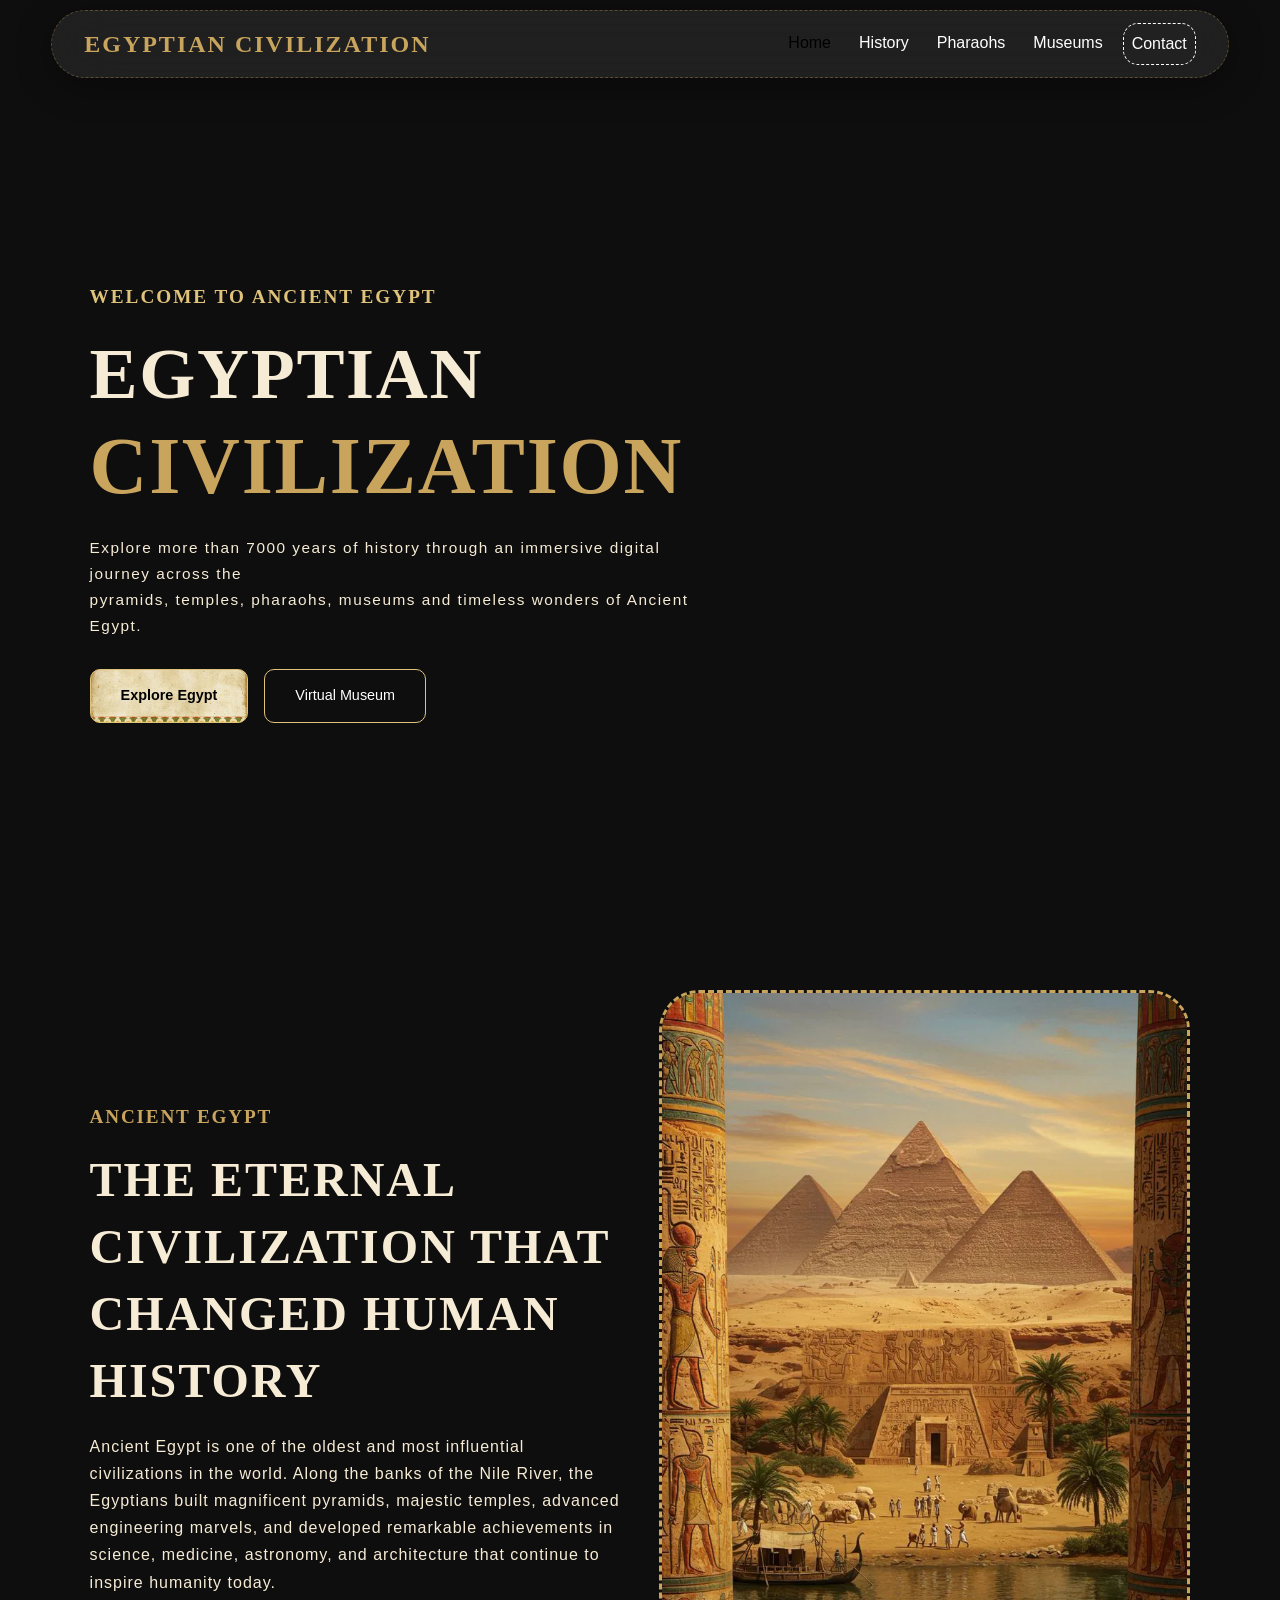
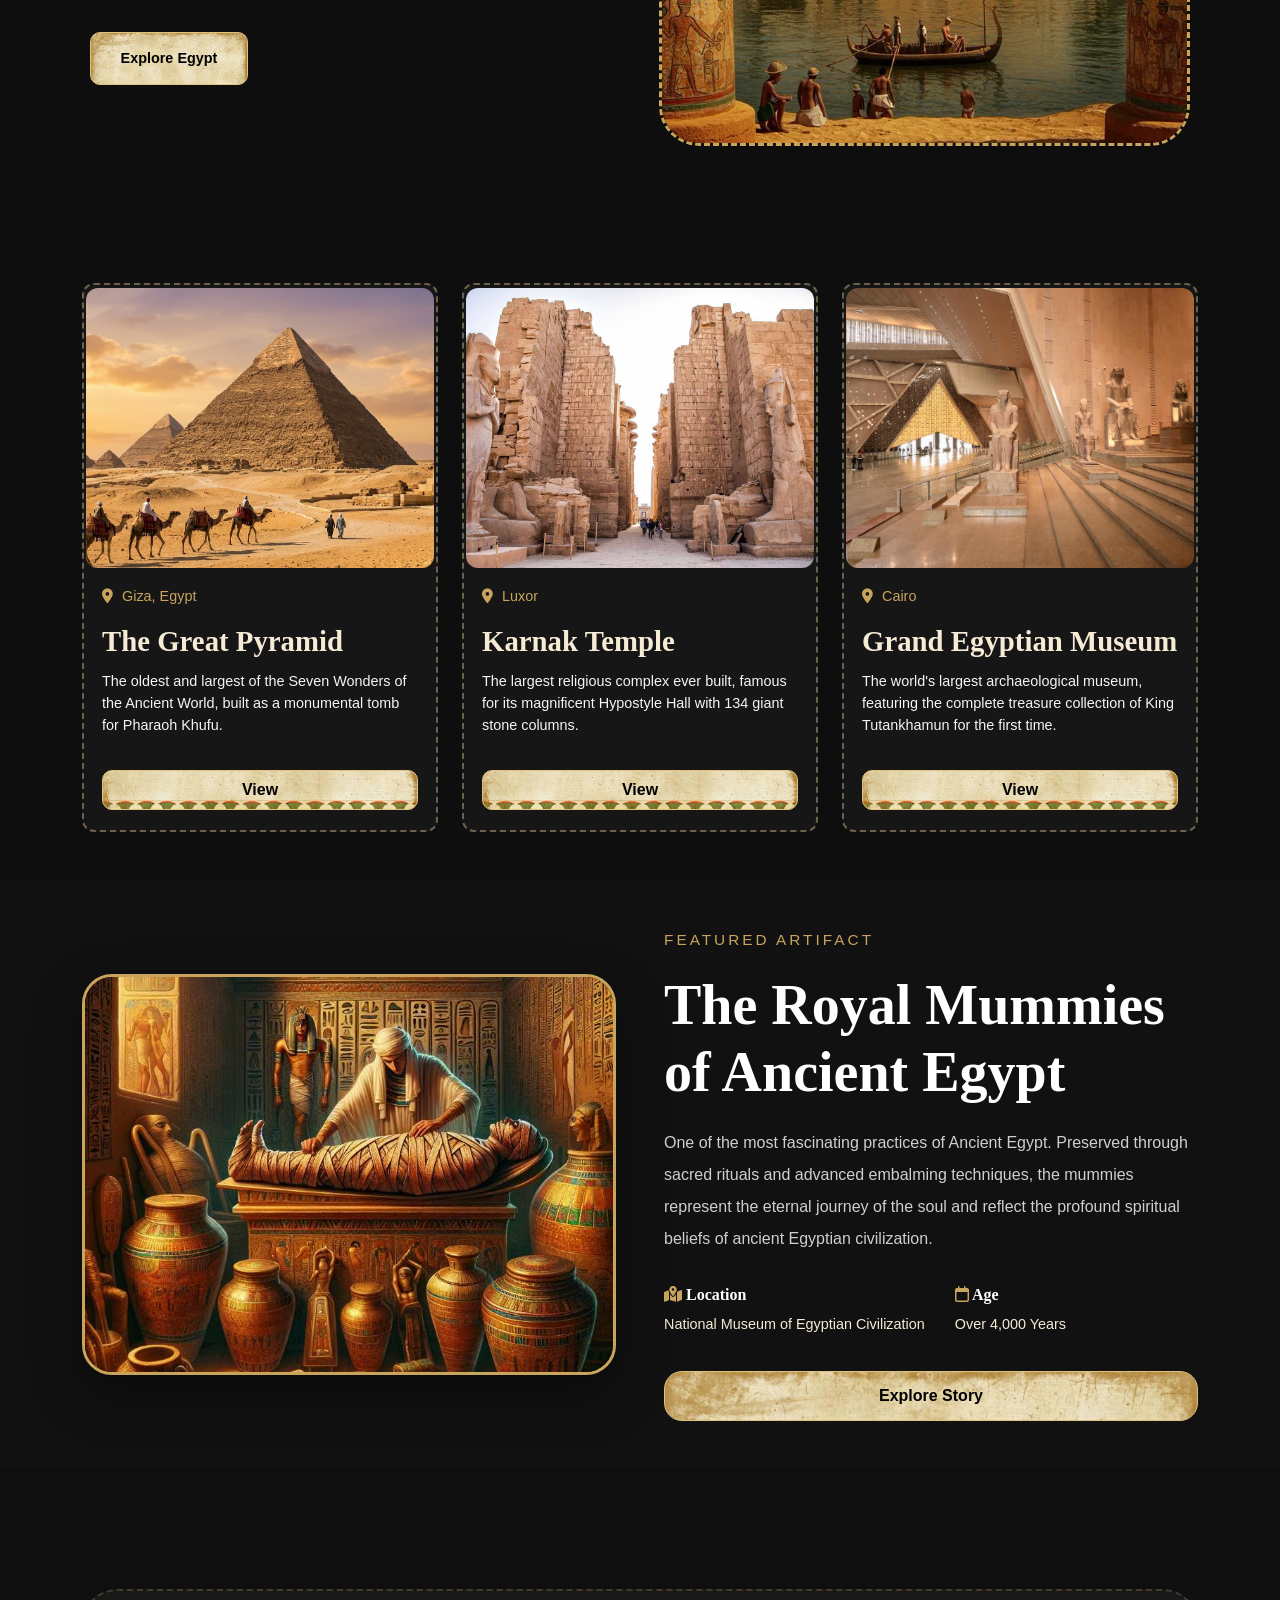
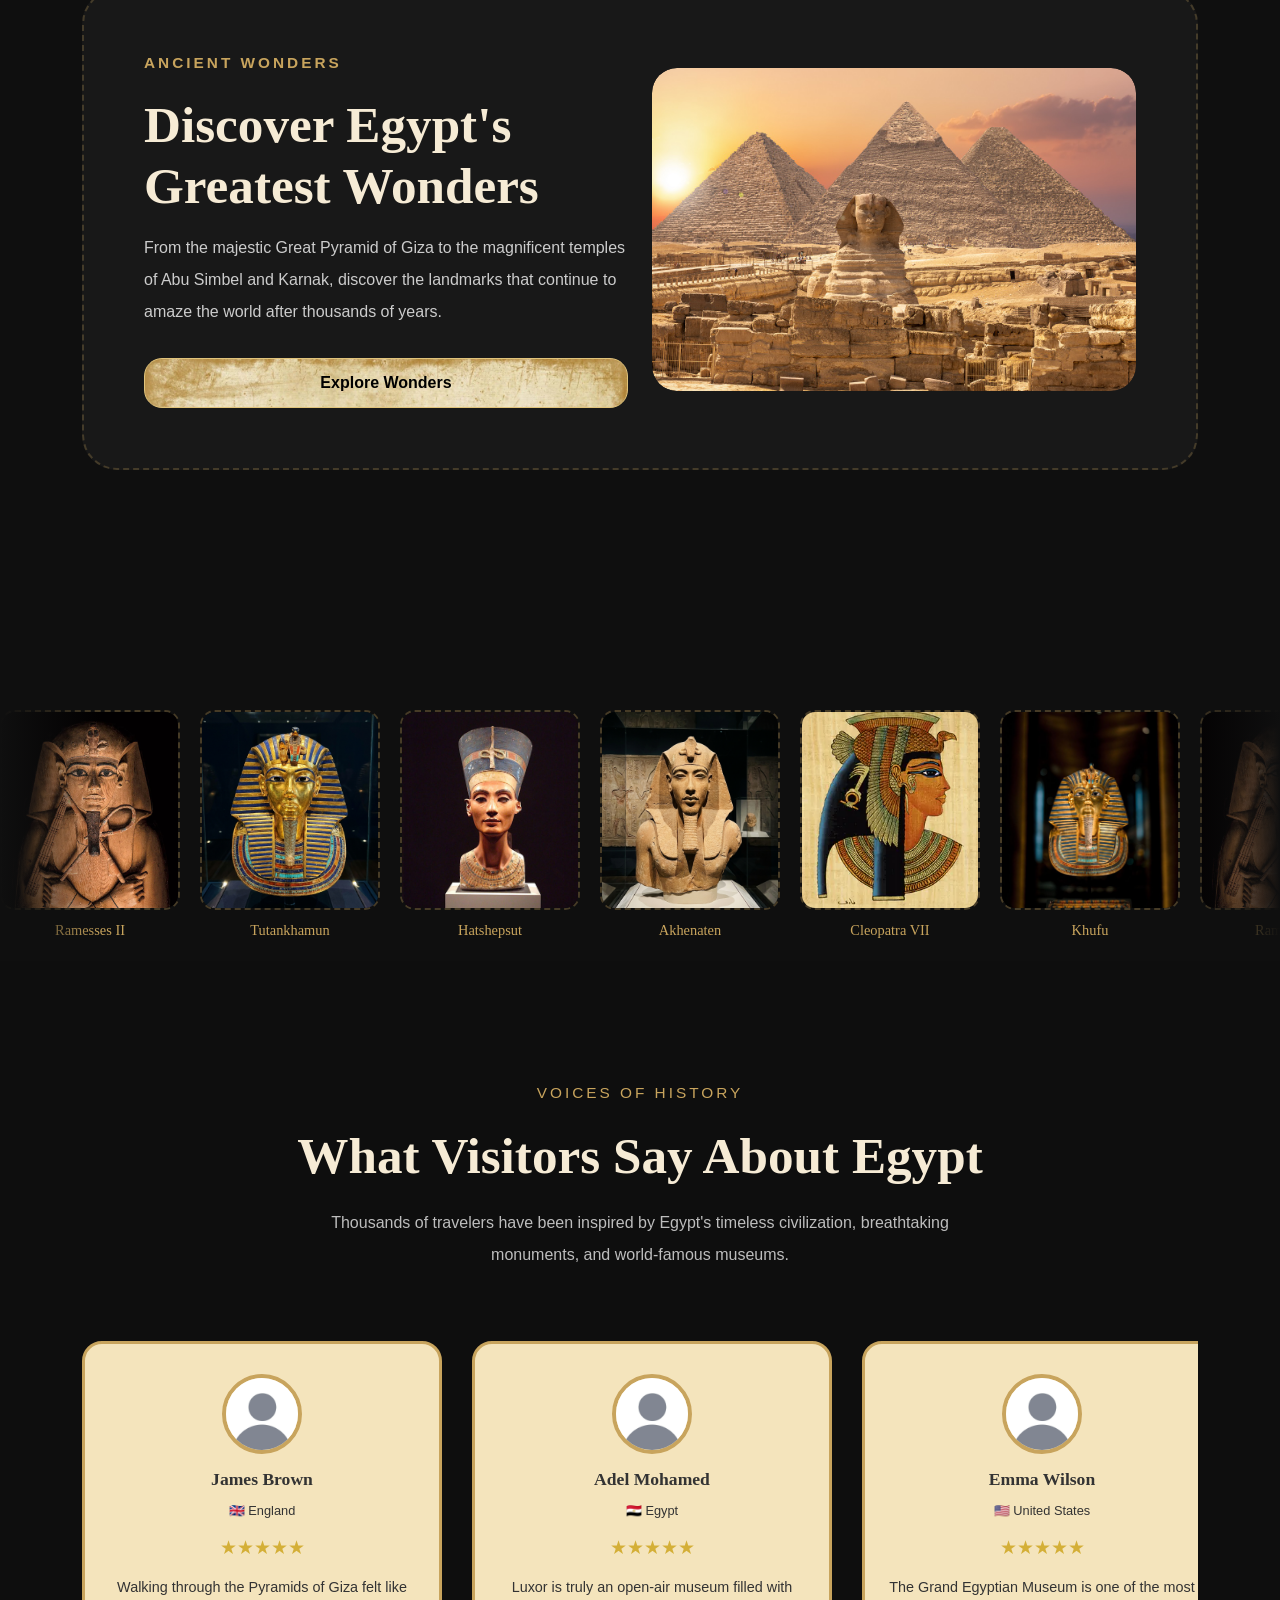
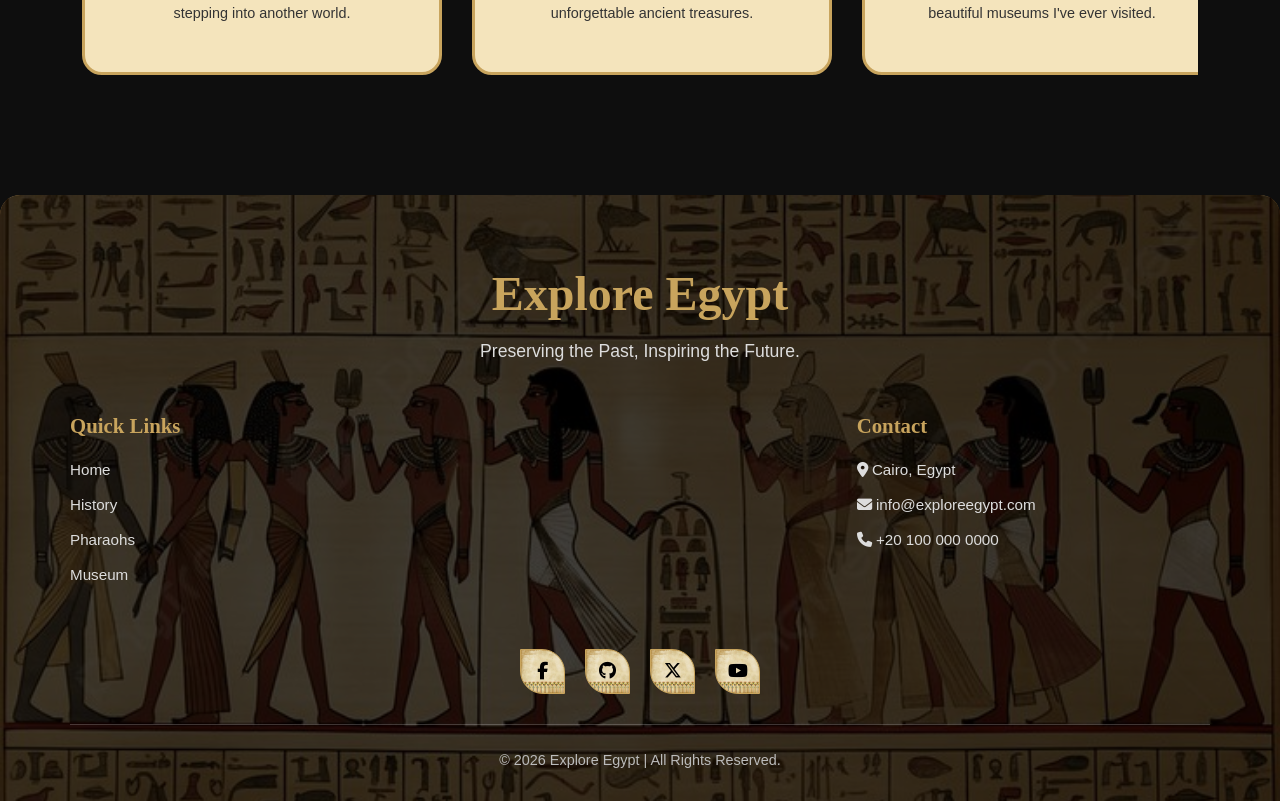
<file: index.html>
<!DOCTYPE html>
<html lang="en">

<head>
    <meta charset="UTF-8">
    <meta name="viewport" content="width=device-width, initial-scale=1.0">
    <title>Egyptian Civilization</title>
    <link rel="stylesheet" href="assets/Css/bootstrap.min.css">
    <link
    rel="stylesheet"
    href="https://cdnjs.cloudflare.com/ajax/libs/animate.css/4.1.1/animate.min.css"
    />
    <link rel="stylesheet" href="https://cdnjs.cloudflare.com/ajax/libs/font-awesome/6.5.1/css/all.min.css">
    <link rel="stylesheet" href="assets/Css/main.css">
    <link rel="stylesheet" href="assets/Css/style.css">
</head>

<body>

   
     
    <header>
        
        <nav class="navbar navbar-expand-lg glass-nav" >
            <div class="container">                           
                <a class="navbar-brand logo" href="index.html">EGYPTIAN CIVILIZATION</a>
                <button class="navbar-toggler" type="button" data-bs-toggle="collapse" data-bs-target="#navbar">
                    <i class="fa-solid fa-bars"></i>
                </button>
                <div class="collapse navbar-collapse justify-content-end" id="navbar">
                    <ul class="navbar-nav">
                        <li class="nav-item"><a href="index.html" class="nav-link active">Home</a></li>
                        <li class="nav-item"><a href="history.html" class="nav-link">History</a></li>
                        <li class="nav-item"><a href="Pharaohs.html" class="nav-link">Pharaohs</a></li>
                        
                        <li class="nav-item"><a href="museum.html" class="nav-link">Museums</a></li>
                        <li class="nav-item"><a href="contact.html" class="nav-link contact">Contact</a></li>
                    </ul>
                </div>
            </div>
        </nav>

        <div class="title wow animate__animated animate__fadeInLeft">
            <div class="kemet-card">
                <h5>WELCOME TO ANCIENT EGYPT</h5>
                <h1>
                    EGYPTIAN <br>
                    <span> CIVILIZATION</span>
                </h1>
                <p> Explore more than 7000 years of history through an immersive digital journey across the
                    pyramids, temples, pharaohs, museums and timeless wonders of Ancient Egypt.</p>

                <div class="btn-group">
                    <a href="history.html" class="btn1">Explore Egypt</a>
                    <a href="museum.html" class="btn2">Virtual Museum</a>
                </div>
            </div>
        </div>
    </header>

   

     
    <div class="Ancient-Egypt">
        <div class="Ancient-left wow animate__animated animate__fadeInLeft">
            <h6>ANCIENT EGYPT</h6>
            <h3>The Eternal Civilization That Changed Human History</h3>
            <P> Ancient Egypt is one of the oldest and most influential civilizations in the world.
                Along the banks of the Nile River, the Egyptians built magnificent pyramids,
                majestic temples, advanced engineering marvels, and developed remarkable
                achievements in science, medicine, astronomy, and architecture that continue to
                inspire humanity today.</p>
            <a href="history.html" class="btn3">Explore Egypt</a>
        </div>
        <div class="Ancient-right wow animate__animated animate__fadeInRight">
            <img src="assets/images/img2.webp" alt="Ancient Egypt">
        </div>
    </div>
 

     
    <div class="container my-5">
        <div class="row justify-content-center g-4">
            <div class="col-lg-4 col-md-6 col-sm-12 d-flex">
                <div class="card wow animate__animated animate__fadeInRight">
                    <img src="assets/images/img3.png" class="card-img-top" alt="Great Pyramid">
                    <div class="card-body">
                        <p><i class="fa-solid fa-location-dot"></i> Giza, Egypt</p>
                        <h3>The Great Pyramid</h3>
                        <p class="card-text">The oldest and largest of the Seven Wonders of the Ancient World, built as a monumental tomb for Pharaoh Khufu.</p>
                        <a href="https://youtu.be/flRHh5QOC3Y?si=mLYkbQN-mICa5k2S "   target="_blank" class="btn4">View</a>
                    </div>
                </div>
            </div>

            <div class="col-lg-4 col-md-6 col-sm-12 d-flex">
                <div class="card">
                    <img src="assets/images/img6.jpg" class="card-img-top" alt="Karnak Temple">
                    <div class="card-body">
                        <p><i class="fa-solid fa-location-dot"></i> Luxor</p>
                        <h3>Karnak Temple</h3>
                        <p class="card-text">The largest religious complex ever built, famous for its magnificent Hypostyle Hall with 134 giant stone columns.</p>
                        <a href="https://youtu.be/bGR6b8NZ8-0?si=7AoMFwK4DJhmI8Za"   target="_blank"  class="btn4">View</a>
                    </div>
                </div>
            </div>

            <div class="col-lg-4 col-md-6 col-sm-12 d-flex">
                <div class="card wow animate__animated animate__fadeInLeft">
                    <img src="assets/images/img5.jpeg" class="card-img-top" alt="Grand Egyptian Museum">
                    <div class="card-body">
                        <p><i class="fa-solid fa-location-dot"></i> Cairo</p>
                        <h3>Grand Egyptian Museum</h3>
                        <p class="card-text">The world's largest archaeological museum, featuring the complete treasure collection of King Tutankhamun for the first time.</p>
                        <a href="https://youtu.be/hB9XVJ4lzjI?si=dlGiBrTRDjzeTAYK"  target="_blank"    class="btn4">View</a>
                    </div>
                </div>
            </div>
        </div>
    </div>
    

    <section class="featured-artifact py-5">
        <div class="container">
            <div class="row align-items-center g-5">
                <div class="col-lg-6 wow animate__animated animate__fadeInLeft">
                    <div class="artifact-image-box">
                        <img src="assets/images/img7.jpg" alt="Royal Mummy">
                    </div>
                </div>
                <div class="col-lg-6 wow animate__animated animate__fadeInRightBig">
                    <span class="section-tag">Featured Artifact</span>
                    <h2 class="artifact-title">The Royal Mummies of <span>Ancient Egypt</span></h2>
                    <p class="artifact-text">One of the most fascinating practices of Ancient Egypt. Preserved through
                        sacred rituals and advanced embalming techniques, the mummies represent the eternal journey of
                        the soul and reflect the profound spiritual beliefs of ancient Egyptian civilization.</p>
                    <div class="artifact-info">
                        <div>
                            <h5><i class="fa-solid fa-map-location-dot"></i> Location</h5>
                            <span>National Museum of Egyptian Civilization</span>
                        </div>
                        <div>
                            <h5><i class="fa-regular fa-calendar"></i> Age</h5>
                            <span>Over 4,000 Years</span>
                        </div>
                    </div>
                    <a href="pharaohs.html" class="papyrus-btn">Explore Story</a>
                </div>
            </div>
        </div>
    </section>

    
    <section class="wonders-preview">
        <div class="container wow animate__animated animate__fadeInUp">
            <div class="wonders-box">
                <div class="row align-items-center g-4">
                    <div class="col-lg-6">
                        <div class="wonders-content">
                            <span class="section-subtitle">Ancient Wonders</span>
                            <h2>Discover Egypt's Greatest Wonders</h2>
                            <p>From the majestic Great Pyramid of Giza to the magnificent temples of Abu Simbel and
                                Karnak, discover the landmarks that continue to amaze the world after thousands of
                                years.</p>
                            <a href="history.html" class="papyrus-btn">Explore Wonders</a>
                        </div>
                    </div>
                    <div class="col-lg-6">
                        <div class="wonders-image">
                            <img src="assets/images/img8.jpg" alt="Ancient Wonders">
                        </div>
                    </div>
                </div>
            </div>
        </div>
    </section>



     
     

    <section class="slider-section">
                    <div class="container-fluid px-0">
                        <div class="pharaoh-slider-container">
                            <div class="slider-track" id="sliderTrack">
                                <div class="slider-item">
                                    <img src="assets/images/Ramesses II.jpg" alt="Ramesses II" />
                                    <span>Ramesses II</span>
                                </div>
                                <div class="slider-item">
                                    <img src="assets/images/Tutankhamun_202607221629 (1).jpeg" alt="Tutankhamun" />
                                    <span>Tutankhamun</span>
                                </div>
                                <div class="slider-item">
                                    <img src="assets/images/Hatshepsut.jpg" alt="Hatshepsut" />
                                    <span>Hatshepsut</span>
                                </div>
                                <div class="slider-item">
                                    <img src="assets/images/Akhenaten_202607221637.jpeg" alt="Akhenaten" />
                                    <span>Akhenaten</span>
                                </div>
                                <div class="slider-item">
                                    <img src="assets/images/Cleopatra.webp" alt="Cleopatra VII" />
                                    <span>Cleopatra VII</span>
                                </div>
                                <div class="slider-item">
                                    <img src="assets/images/97279946259b2dc4aeea82c316b13fcc.jpg" alt="Khufu" />
                                    <span>Khufu</span>
                                </div>

                                <div class="slider-item">
                                    <img src="assets/images/Ramesses II.jpg" alt="Ramesses II" />
                                    <span>Ramesses II</span>
                                </div>
                                <div class="slider-item">
                                    <img src="assets/images/Tutankhamun_202607221629 (1).jpeg" alt="Tutankhamun" />
                                    <span>Tutankhamun</span>
                                </div>
                                <div class="slider-item">
                                    <img src="assets/images/Hatshepsut.jpg" alt="Hatshepsut" />
                                    <span>Hatshepsut</span>
                                </div>
                                <div class="slider-item">
                                    <img src="assets/images/Akhenaten_202607221637.jpeg" alt="Akhenaten" />
                                    <span>Akhenaten</span>
                                </div>
                                <div class="slider-item">
                                    <img src="assets/images/Cleopatra.webp" alt="Cleopatra VII" />
                                    <span>Cleopatra VII</span>
                                </div>
                                <div class="slider-item">
                                    <img src="assets/images/97279946259b2dc4aeea82c316b13fcc.jpg" alt="Khufu" />
                                    <span>Khufu</span>
                                </div>
                            </div>
                        </div>
                    </div>
                </section>



    <section class="testimonials">
        <div class="container">
            <div class="section-title">
                <span>Voices Of History</span>
                <h2>What Visitors Say About Egypt</h2>
                <p>Thousands of travelers have been inspired by Egypt's timeless civilization, breathtaking monuments,
                    and world-famous museums.</p>
            </div>
            <div class="testimonial-slider">
                <div class="testimonial-track">
                    <div class="testimonial-card">
                        <img src="assets/images/img15.webp" alt="Visitor">
                        <h4>James Brown</h4>
                        <small>🇬🇧 England</small>
                        <div class="stars">★★★★★</div>
                        <p>Walking through the Pyramids of Giza felt like stepping into another world.</p>
                    </div>

                    <div class="testimonial-card">
                        <img src="assets/images/img15.webp" alt="Visitor">
                        <h4>Adel Mohamed</h4>
                        <small>🇪🇬 Egypt</small>
                        <div class="stars">★★★★★</div>
                        <p>Luxor is truly an open-air museum filled with unforgettable ancient treasures.</p>
                    </div>
                    <div class="testimonial-card">
                        <img src="assets/images/img15.webp" alt="Visitor">
                        <h4>Emma Wilson</h4>
                        <small>🇺🇸 United States</small>
                        <div class="stars">★★★★★</div>
                        <p>The Grand Egyptian Museum is one of the most beautiful museums I've ever visited.</p>
                    </div>
                    <div class="testimonial-card">
                        <img src="assets/images/img15.webp" alt="Visitor">
                        <h4>Omar Hassan</h4>
                        <small>🇪🇬 Egypt</small>
                        <div class="stars">★★★★★</div>
                        <p>Luxor is truly an open-air museum filled with unforgettable ancient treasures.</p>
                    </div>
                    <div class="testimonial-card">
                        <img src="assets/images/img15.webp" alt="Visitor">
                        <h4>malak Khaled</h4>
                        <small>🇪🇬 Egypt</small>
                        <div class="stars">★★★★★</div>
                        <p>Luxor is truly an open-air museum filled with unforgettable ancient treasures.</p>
                    </div>
                     
                </div>
            </div>
        </div>
    </section>



<button id="scrollToTopBtn" class="scroll-top-btn" title="TO Top">
    <i class="fa-solid fa-arrow-up"></i>
</button>




    <footer class="footer">
        <div class="footer-overlay"></div>
        <div class="container">
            <div class="footer-top">
                <h2>Explore Egypt</h2>
                <p>Preserving the Past, Inspiring the Future.</p>
            </div>
            <div class="footer-content">
                <div class="footer-box">
                    <h3>Quick Links</h3>
                    <a href="index.html">Home</a>
                    <a href="history.html">History</a>
                    <a href="pharaohs.html">Pharaohs</a>
                    <a href="museum.html">Museum</a>
                </div>
                <div class="footer-box">
                </div>
                
                <div class="footer-box">
                    <h3>Contact</h3>
                    <p><i class="fa-solid fa-location-dot"></i> Cairo, Egypt</p>
                    <p><i class="fa-solid fa-envelope"></i> info@exploreegypt.com</p>
                    <p><i class="fa-solid fa-phone"></i> +20 100 000 0000</p>
                </div>
            </div>
            <div class="footer-social">
                <a href="#"><i class="fa-brands fa-facebook-f"></i></a>
                <a href="#"><i class="fa-brands fa-github"></i></a>
                <a href="#"><i class="fa-brands fa-x-twitter"></i></a>
                <a href="#"><i class="fa-brands fa-youtube"></i></a>
            </div>
            <div class="footer-bottom">© 2026 Explore Egypt | All Rights Reserved.</div>
        </div>
    </footer>

    <script src="assets/js/bootstrap.min.js"></script>
    <script src="assets/js/main.js"></script>
    <script src="assets/js/wow.min.js"></script>

     <script>
              new WOW().init();
     </script>
</body>

</html>
</file>
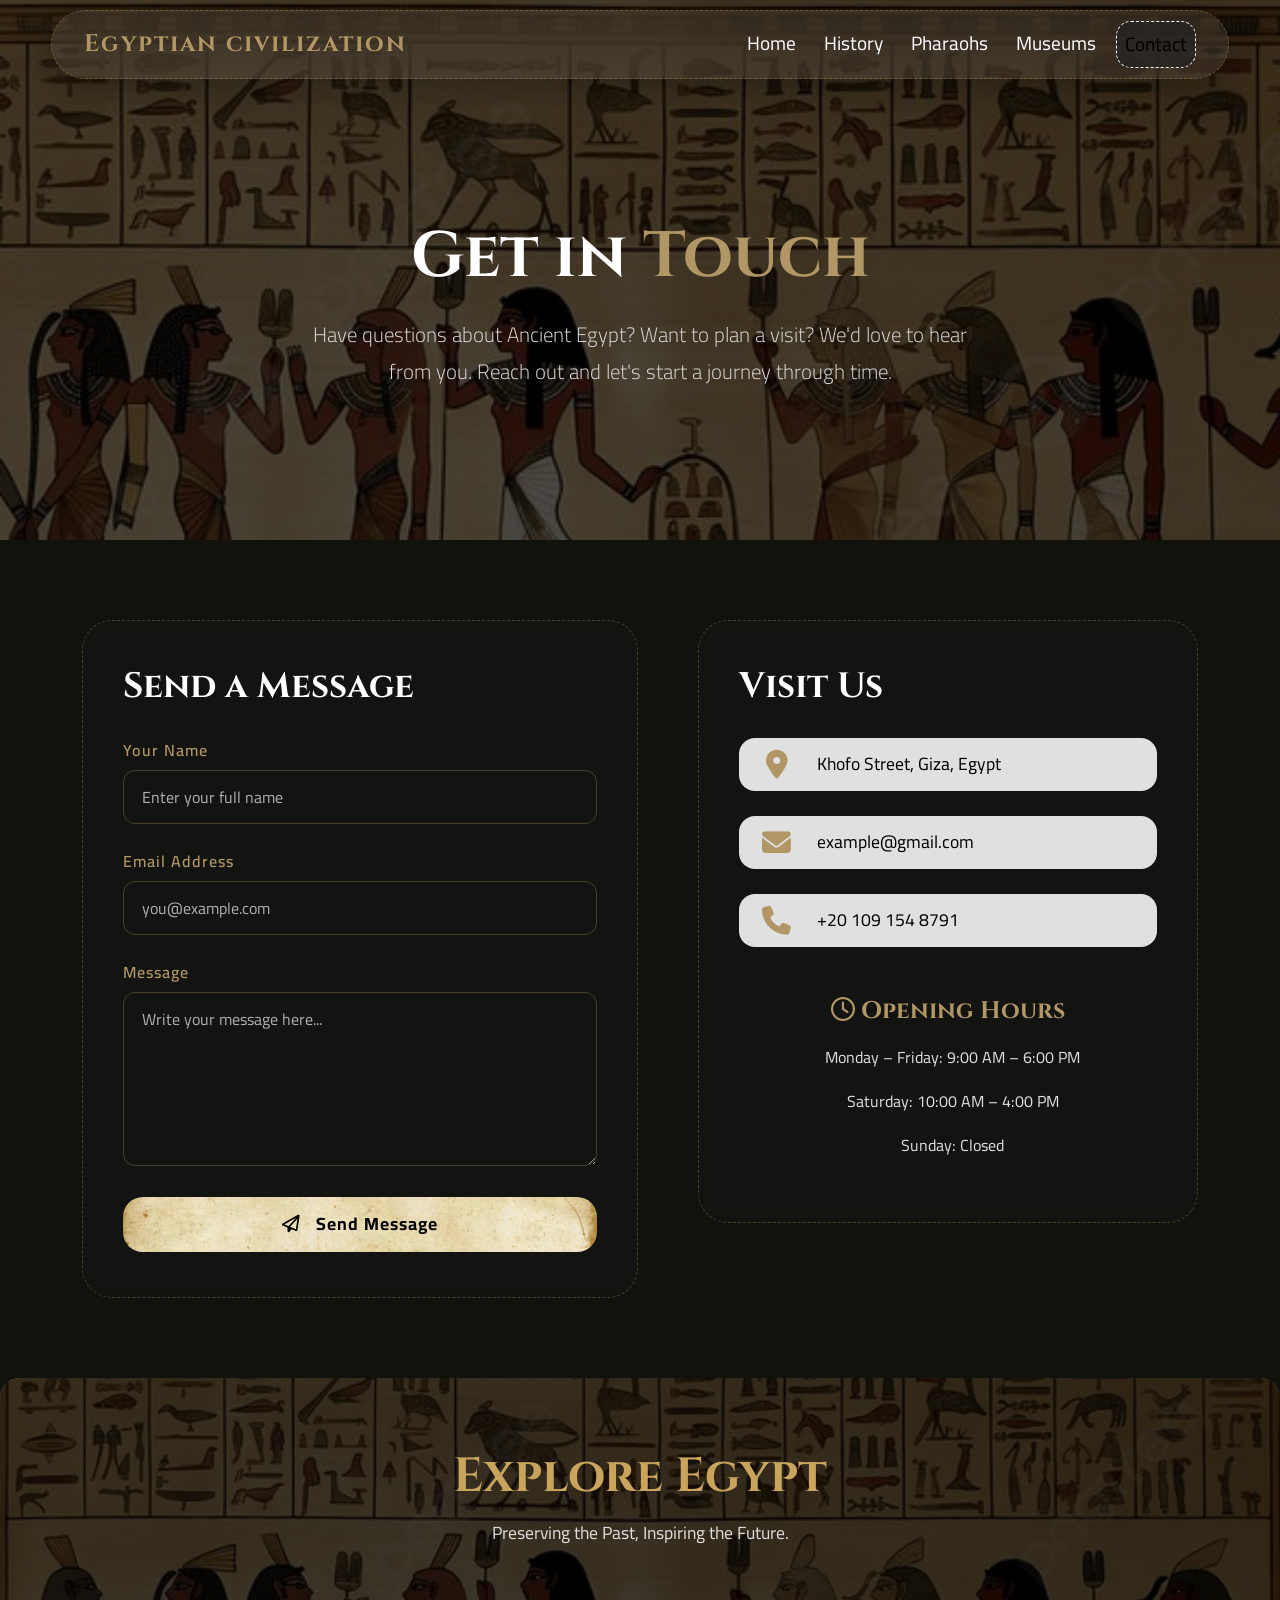
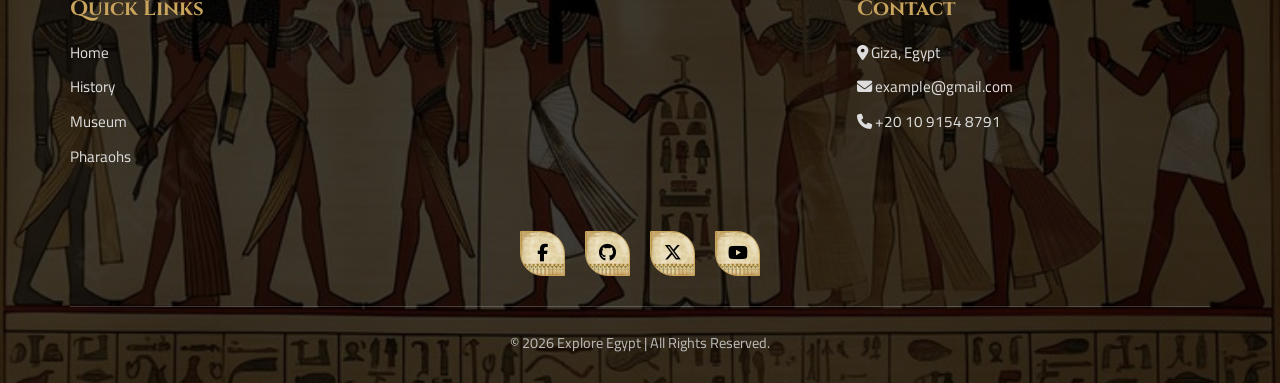
<file: contact.html>
<!DOCTYPE html>
<html lang="en">
<head>
    <meta charset="UTF-8" />
    <meta name="viewport" content="width=device-width, initial-scale=1.0" />
    <title>Contact - Legacy of Kemet</title>

    <link rel="preconnect" href="https://fonts.googleapis.com" />
    <link rel="preconnect" href="https://fonts.gstatic.com" crossorigin />
    <link
        href="https://fonts.googleapis.com/css2?family=Cairo:wght@200;300;400;500;600;700;800&family=Cinzel:wght@400;500;600;700;800;900&display=swap"
        rel="stylesheet"
    />

    <link
        href="https://cdn.jsdelivr.net/npm/bootstrap@5.3.7/dist/css/bootstrap.min.css"
        rel="stylesheet"
    />

    <link
        rel="stylesheet"
        href="https://cdnjs.cloudflare.com/ajax/libs/animate.css/4.1.1/animate.min.css"
    />

    <link
        rel="stylesheet"
        href="https://cdnjs.cloudflare.com/ajax/libs/font-awesome/6.7.2/css/all.min.css"
    />

         <link
    rel="stylesheet"
    href="https://cdnjs.cloudflare.com/ajax/libs/animate.css/4.1.1/animate.min.css"
  />

  <link rel="stylesheet" href="assets/Css/contact.css" />
  <link rel="stylesheet" href="assets/Css/main.css">
</head>
<body>

    <nav class="navbar navbar-expand-lg glass-nav">
        <div class="container">
            <a class="navbar-brand logo" href="index.html">Egyptian civilization</a>
            <button class="navbar-toggler" type="button" data-bs-toggle="collapse" data-bs-target="#navbar">
                <i class="fa-solid fa-bars"></i>
            </button>
            <div class="collapse navbar-collapse justify-content-end" id="navbar">
                <ul class="navbar-nav">
                    <li class="nav-item"><a href="index.html" class="nav-link">Home</a></li>
                    <li class="nav-item"><a href="history.html" class="nav-link">History</a></li>
                    <li class="nav-item"><a href="Pharaohs.html" class="nav-link">Pharaohs</a></li>
                    <li class="nav-item"><a href="museum.html" class="nav-link">Museums</a></li>
                    <li class="nav-item"><a href="contact.html" class="nav-link contact active">Contact</a></li>
                </ul>
            </div>
        </div>
    </nav>

    <section class="hero">
        <div class="overlay"></div>
        <div class="container hero-content wow animate__animated animate__fadeInUp">
            <h1>Get in <span>Touch</span></h1>
            <p>
                Have questions about Ancient Egypt? Want to plan a visit?
                We'd love to hear from you. Reach out and let's start a journey through time.
            </p>
        </div>
    </section>

    <section class="contact-section">
        <div class="container">
            <div class="contact-wrapper">

                <div class="contact-form wow animate__animated animate__fadeInLeft">
                    <h2> Send a Message</h2>
                    <form id="contactForm">
                        <label for="name">Your Name</label>
                        <input type="text" id="name" placeholder="Enter your full name" required />

                        <label for="email">Email Address</label>
                        <input type="email" id="email" placeholder="you@example.com" required />

                        <label for="message">Message</label>
                        <textarea id="message" rows="6" placeholder="Write your message here..." required></textarea>

                        <button type="submit" class="btn-submit">
                            <i class="fa-regular fa-paper-plane" style="margin-right: 10px;"></i> Send Message
                        </button>
                    </form>
                </div>

                <div class="contact-info wow animate__animated animate__fadeInRight">
                    <h2> Visit Us</h2>

                    <div class="info-item">
                        <i class="fa-solid fa-location-dot"></i>
                        <p>Khofo Street, Giza, Egypt</p>
                    </div>
                    <div class="info-item">
                        <i class="fa-solid fa-envelope"></i>
                        <p>example@gmail.com</p>
                    </div>
                    <div class="info-item">
                        <i class="fa-solid fa-phone"></i>
                        <p>+20 109 154 8791</p>
                    </div>


                    <h3><i class="fa-regular fa-clock"></i> Opening Hours</h3>
                    <div class="hours">
                        <p>Monday – Friday: 9:00 AM – 6:00 PM</p>
                        <p>Saturday: 10:00 AM – 4:00 PM</p>
                        <p>Sunday: Closed</p>
                    </div>
                </div>

            </div>
        </div>
    </section>



    
<button id="scrollToTopBtn" class="scroll-top-btn" title="TO Top">
    <i class="fa-solid fa-arrow-up"></i>
</button>

    <!-- =========================== FOOTER =============================================== -->
    <footer class="footer wow animate__animated animate__fadeInUp">
        <div class="footer-overlay"></div>
        <div class="container">
            <div class="footer-top">
                <h2>Explore Egypt</h2>
                <p>Preserving the Past, Inspiring the Future.</p>
            </div>
            <div class="footer-content">
                <div class="footer-box">
                    <h3>Quick Links</h3>
                    <a href="index.html">Home</a>
                    <a href="history.html">History</a>
                    <a href="museum.html">Museum</a>
                    <a href="pharaohs.html">Pharaohs</a>
                </div>
                <div class="footer-box">
                </div>
                <div class="footer-box">
                    <h3>Contact</h3>
                    <p><i class="fa-solid fa-location-dot"></i> Giza, Egypt</p>
                    <p><i class="fa-solid fa-envelope"></i> example@gmail.com</p>
                    <p><i class="fa-solid fa-phone"></i> +20 10 9154 8791</p>
                </div>
            </div>
            <div class="footer-social">
                <a href="#"><i class="fa-brands fa-facebook-f"></i></a>
                <a href="#"><i class="fa-brands fa-github"></i></a>
                <a href="#"><i class="fa-brands fa-x-twitter"></i></a>
                <a href="#"><i class="fa-brands fa-youtube"></i></a>
            </div>
            <div class="footer-bottom">© 2026 Explore Egypt | All Rights Reserved.</div>
        </div>
    </footer>

    <script src="https://cdn.jsdelivr.net/npm/bootstrap@5.3.7/dist/js/bootstrap.bundle.min.js">
    </script>
    <script src="https://cdnjs.cloudflare.com/ajax/libs/wow/1.1.2/wow.min.js">
    </script>
    <script src="assets/js/main.js"></script>
    <script>
        new WOW().init();
    </script>
</body>
</html>
</file>
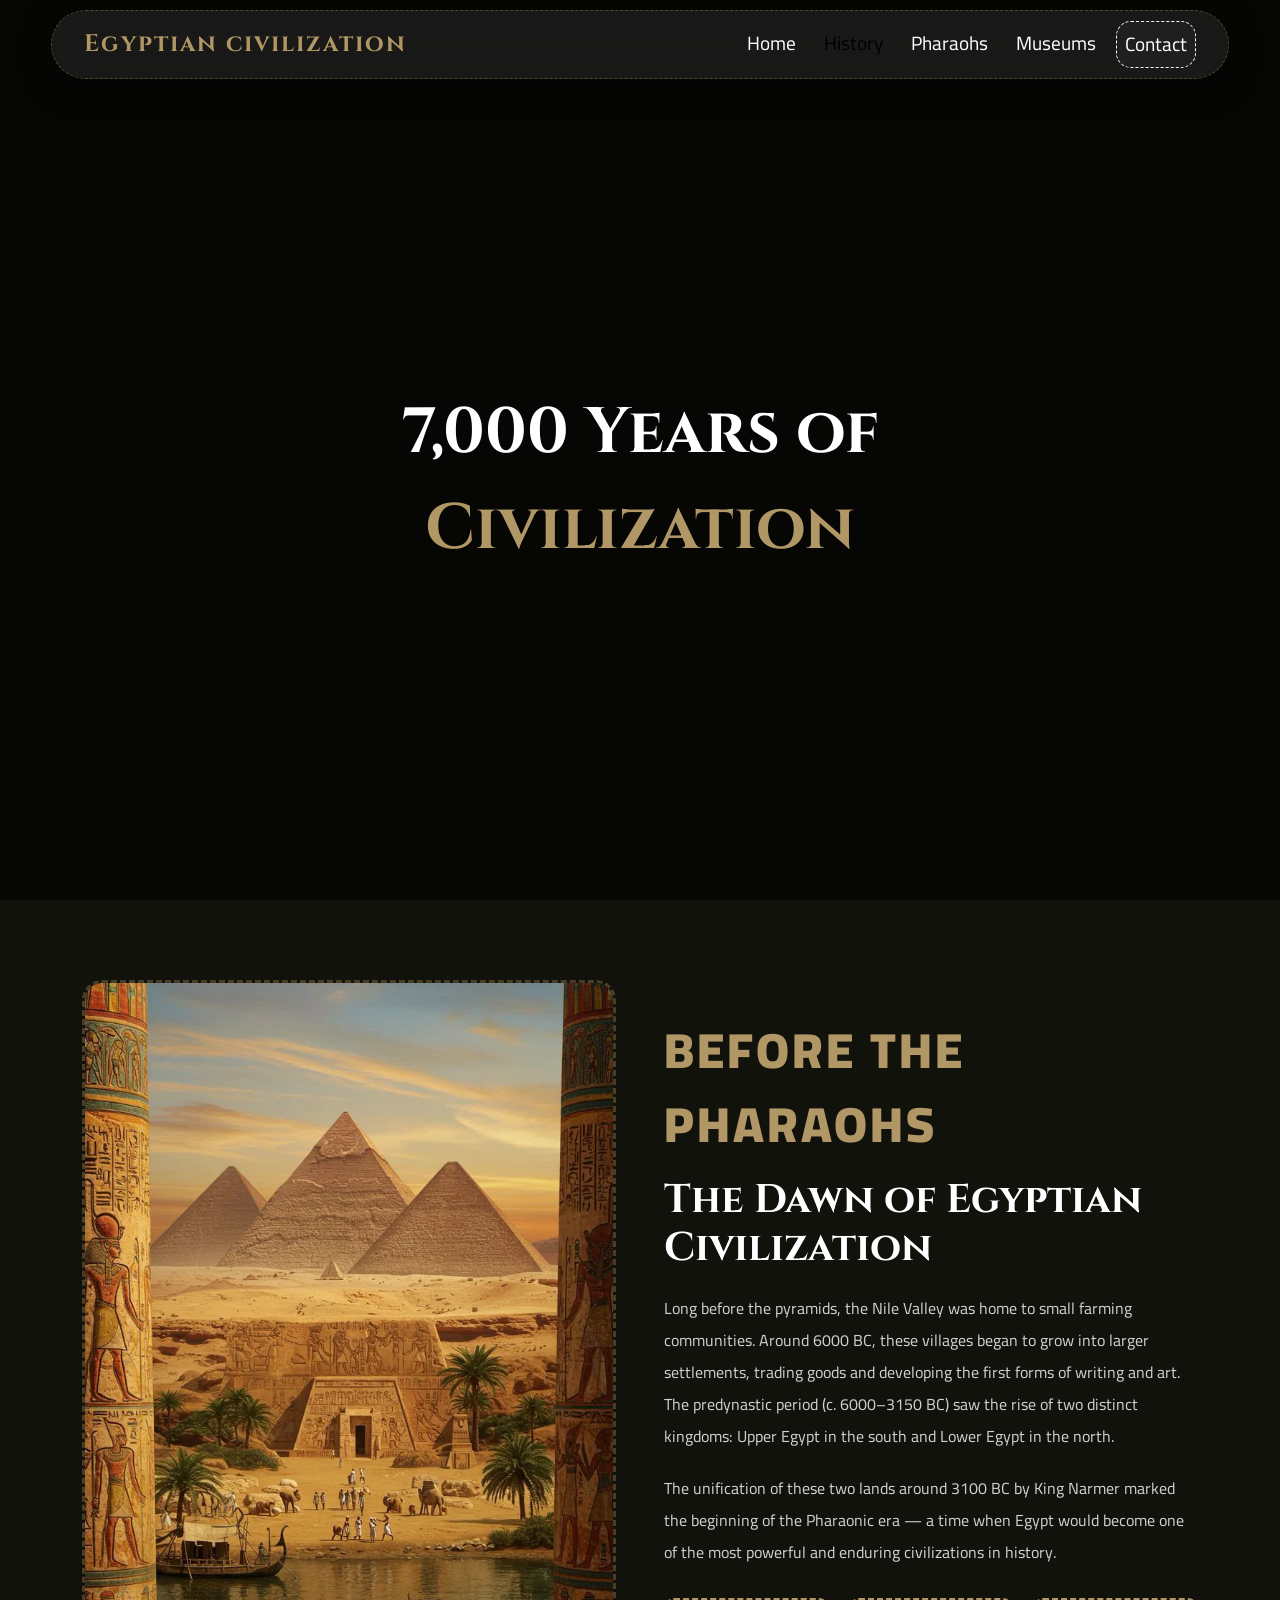
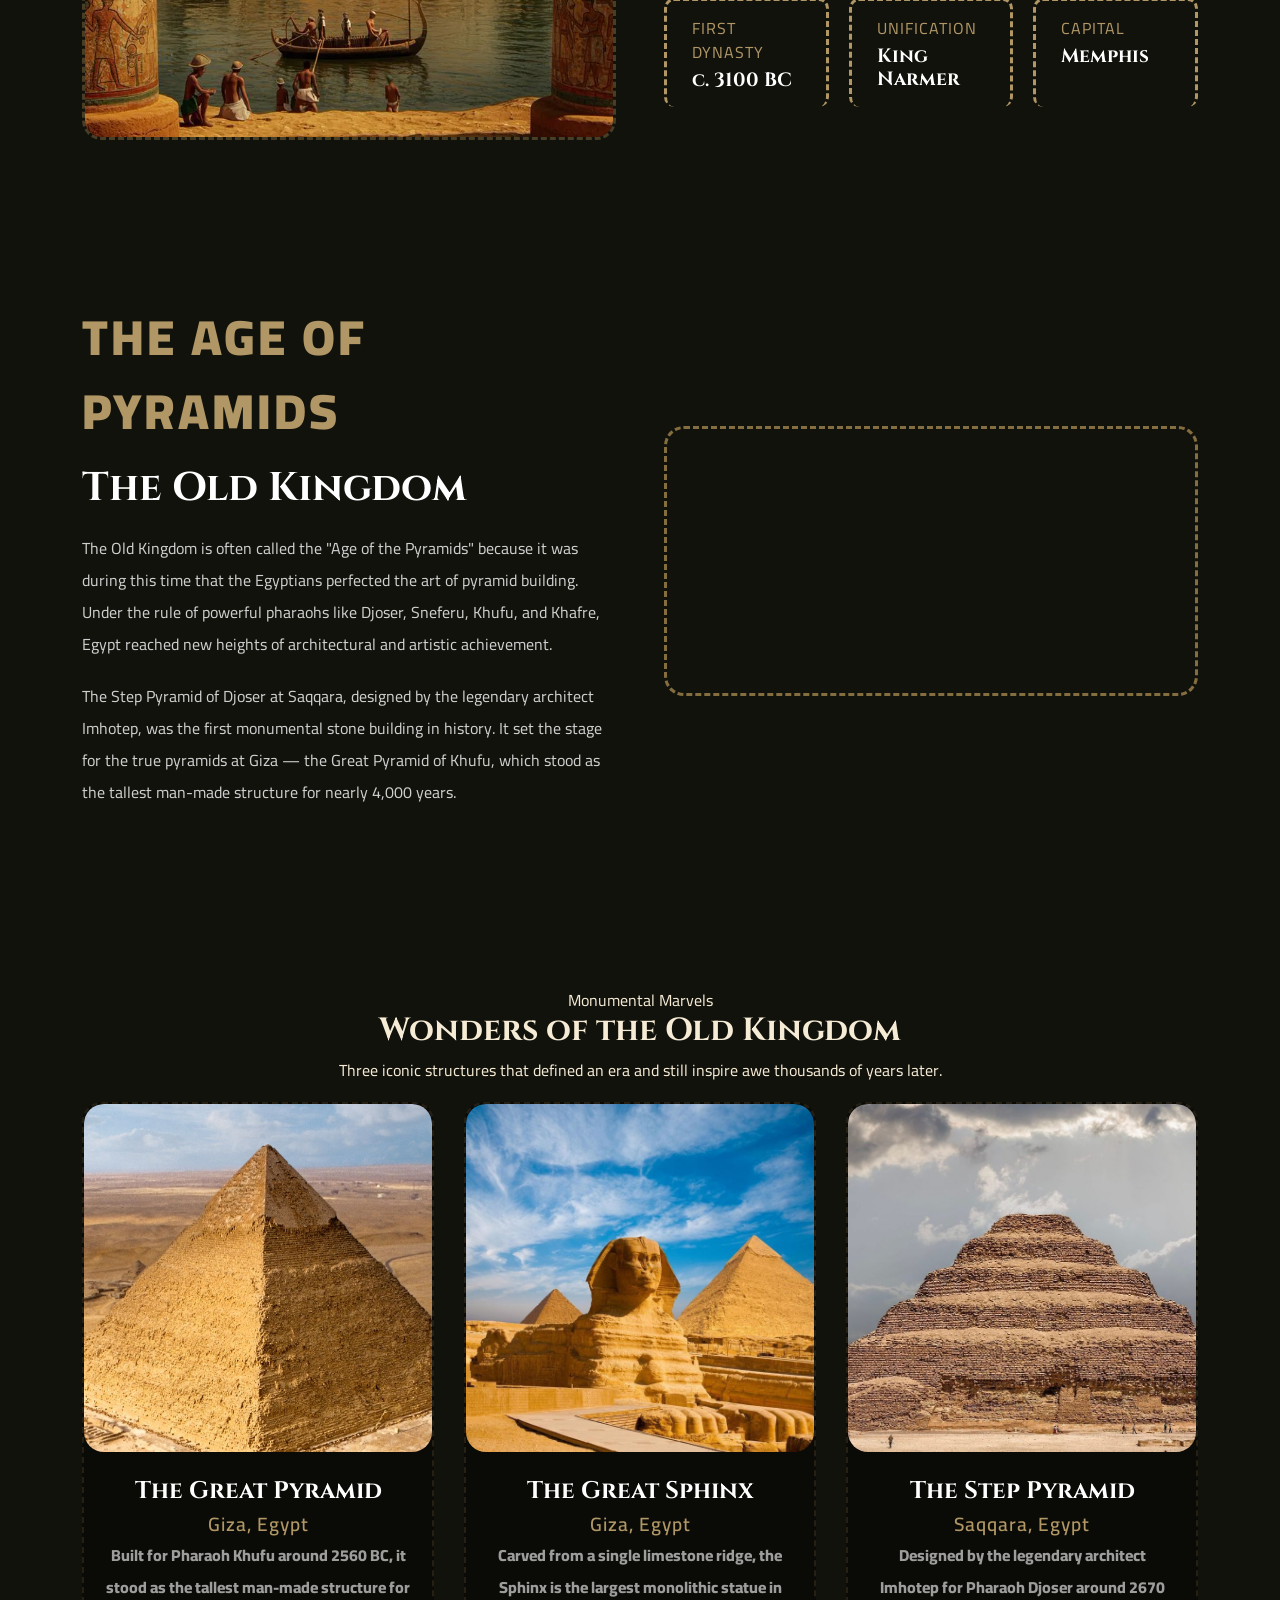
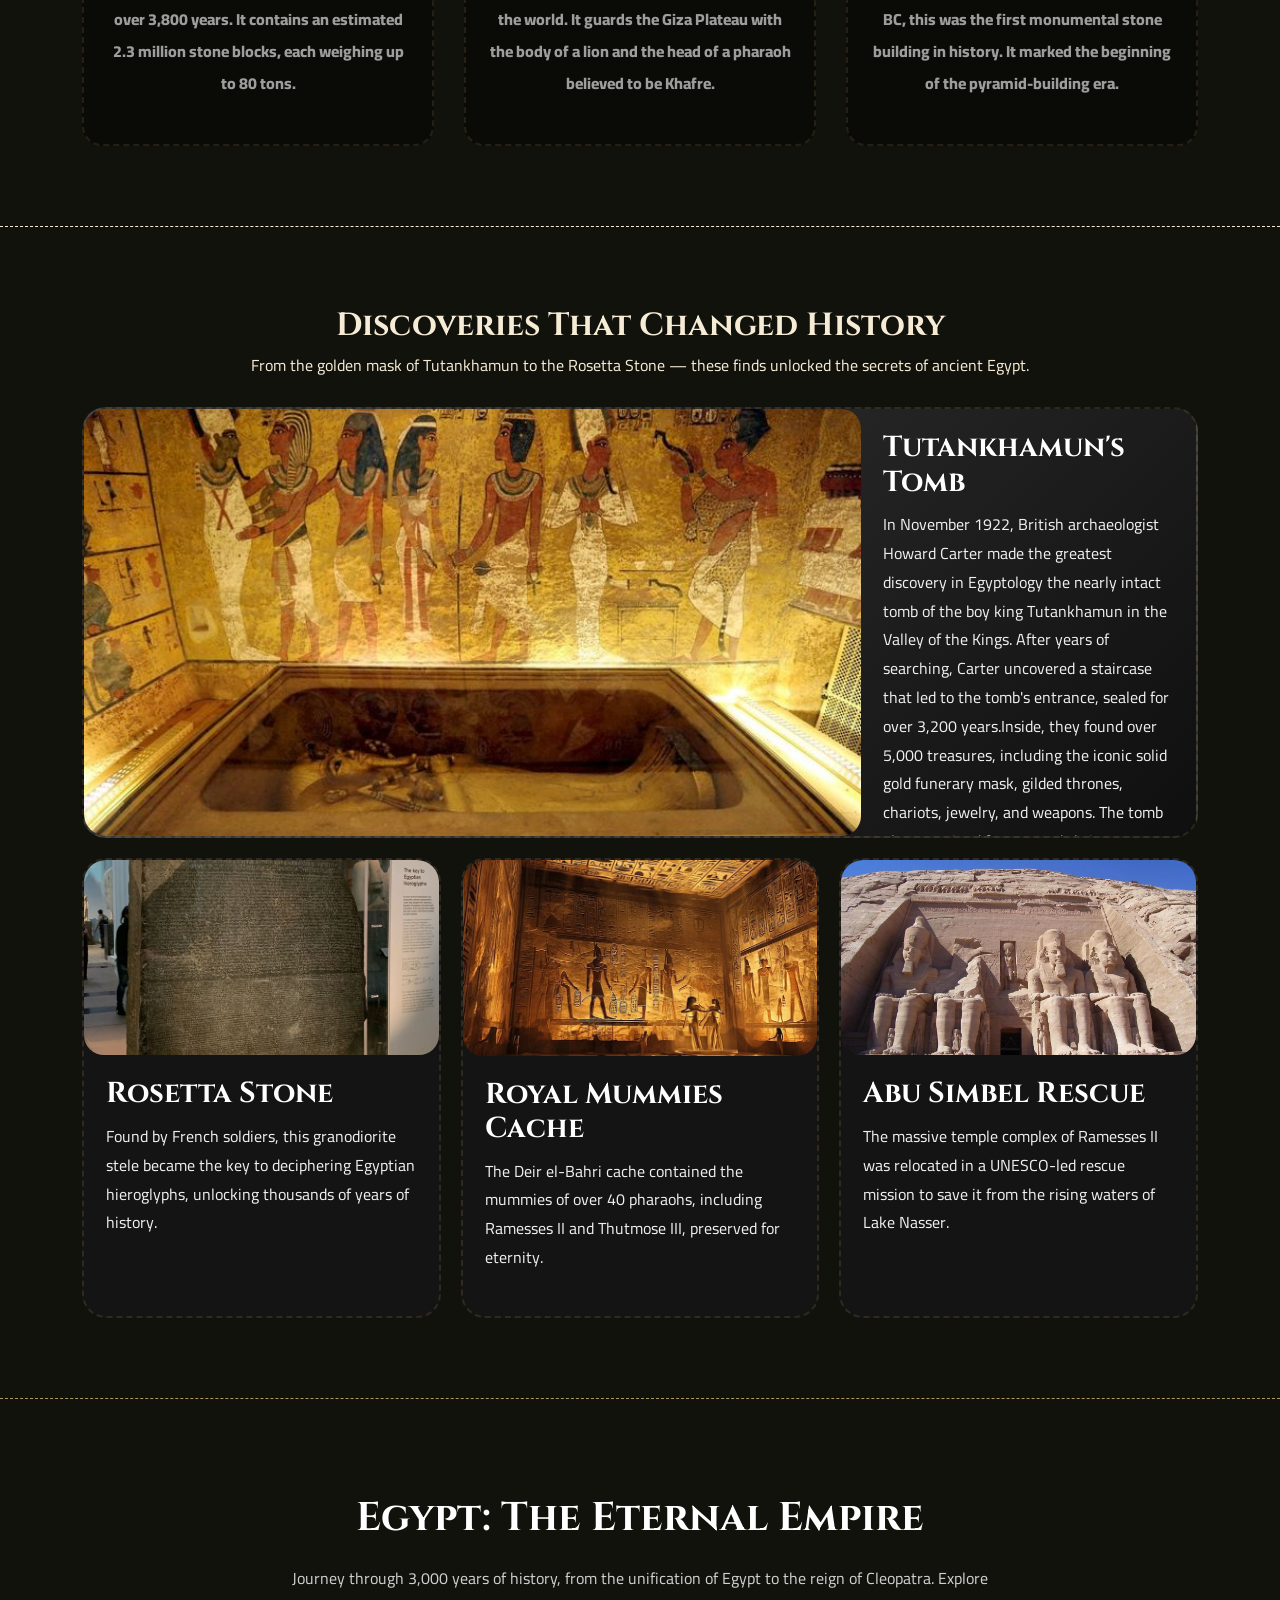
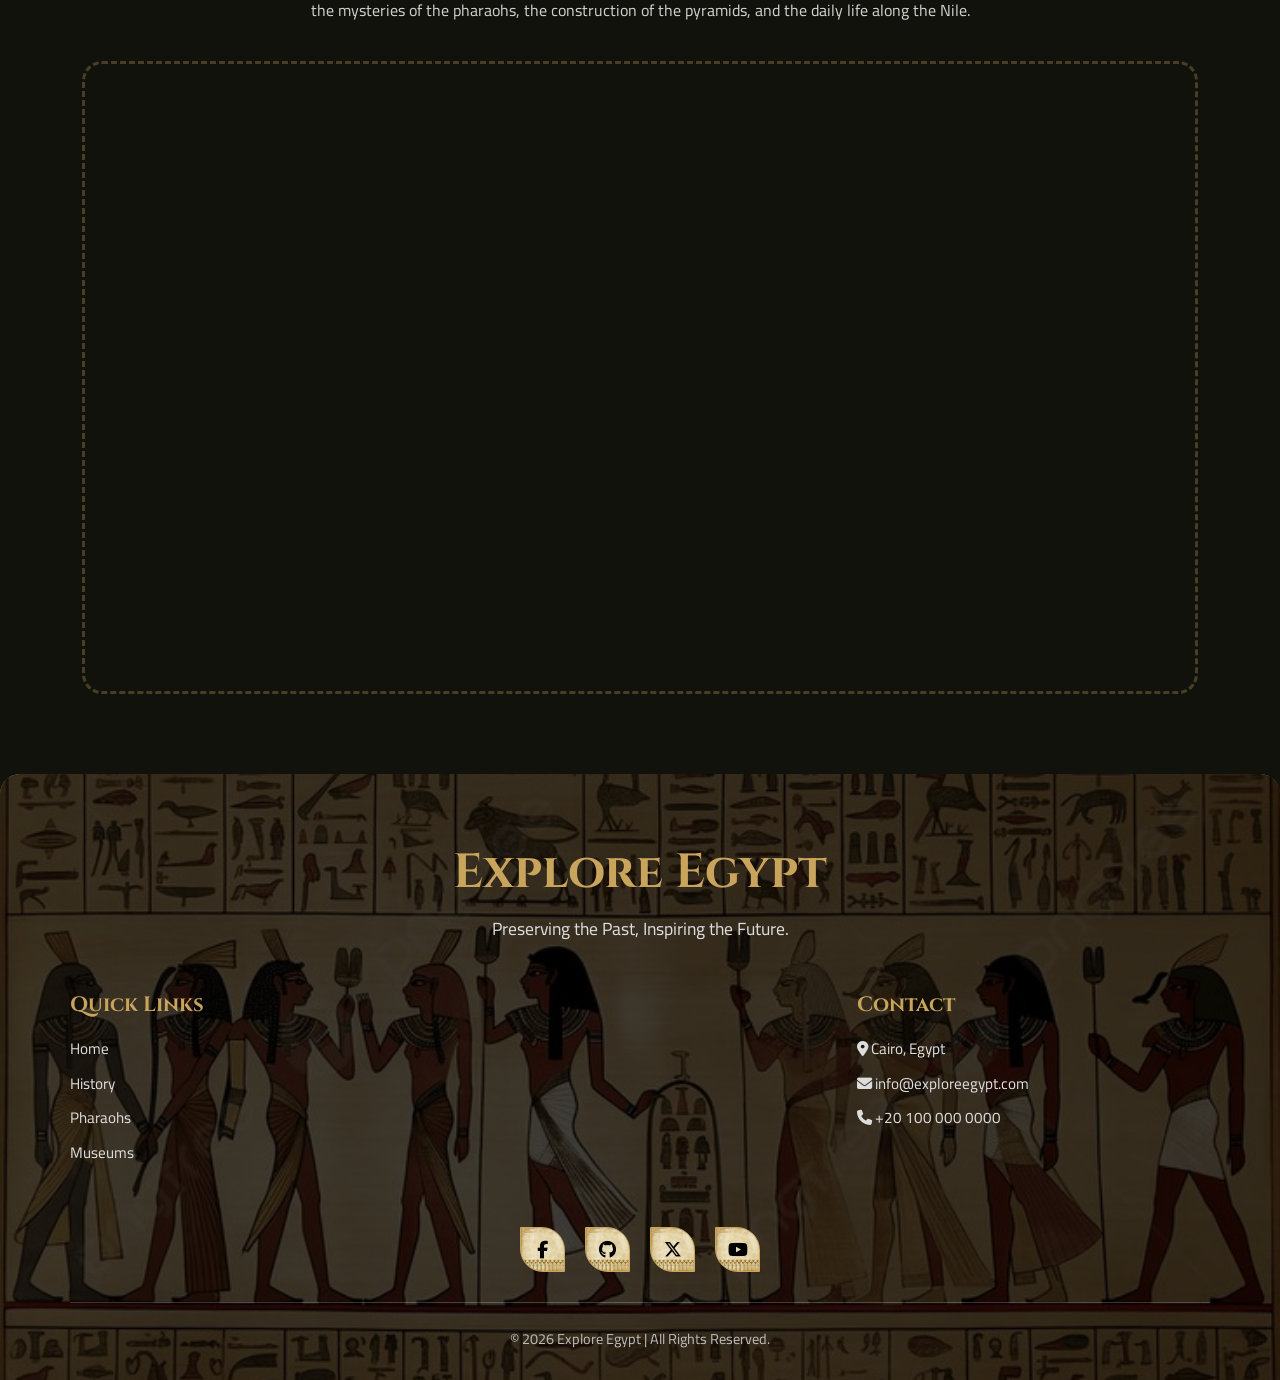
<file: history.html>
<!DOCTYPE html>
<html lang="en">
<head>
    <meta charset="UTF-8">
    <meta name="viewport" content="width=device-width, initial-scale=1.0">
    <link href="https://fonts.googleapis.com/css2?family=Cairo:wght@200;300;400;500;600;700;800&family=Cinzel:wght@400;500;600;700;800;900&display=swap" rel="stylesheet">
    <link rel="stylesheet" href="assets/Css/bootstrap.min.css">

     <link
    rel="stylesheet"
    href="https://cdnjs.cloudflare.com/ajax/libs/animate.css/4.1.1/animate.min.css"
  />
    <link rel="stylesheet" href="https://cdnjs.cloudflare.com/ajax/libs/font-awesome/6.7.2/css/all.min.css">
    <link rel="stylesheet" href="assets/Css/main.css">
    <link rel="stylesheet" href="assets/Css/history.css">
    <title>Egyptian civilization</title>
</head>
<body>
  
        
    <header>
        <nav class="navbar navbar-expand-lg glass-nav " >
            <div class="container">
                <a class="navbar-brand logo" href="index.html">Egyptian civilization</a>
                <button class="navbar-toggler" type="button" data-bs-toggle="collapse" data-bs-target="#navbar">
                    <i class="fa-solid fa-bars"></i>
                </button>
                <div class="collapse navbar-collapse justify-content-end" id="navbar">
                    <ul class="navbar-nav">
                        <li class="nav-item"><a href="index.html" class="nav-link">Home</a></li>
                        <li class="nav-item"><a href="history.html" class="nav-link active">History</a></li>
                        <li class="nav-item"><a href="Pharaohs.html" class="nav-link">Pharaohs</a></li>
                        <li class="nav-item"><a href="museum.html" class="nav-link">Museums</a></li>
                        <li class="nav-item"><a href="contact.html" class="nav-link contact">Contact</a></li>
                    </ul>
                </div>
            </div>
        </nav>
    </header>



    <main>

              
        <section class="hero hero-video">
            <video src="assets/images/egypt-video.mp4" autoplay muted loop playsinline></video>
            <div class="overlay"></div>
            
            <div class="container">

                <div class="row align-items-center">
                    <div class="col-lg-8 mx-auto text-center hero-content">
                        <h1 class="wow animate__animated animate__fadeInUpBig">7,000 Years of <br><span>Civilization</span></h1>
                    </div>
                </div>

            </div>
        </section>
              
                 
             

         
        <section class=" history-block">
            <div class="container">
                <div class="row align-items-center g-5">

                    <div class="col-lg-6">
                        <div class="history-image-box wow animate__animated animate__fadeInLeft">
                            <img src="assets/images/a3f4ef340a7e3362d92543e065f394a7.webp" alt="Predynastic Egypt">
                        </div>
                    </div>
                    
                    <div class="col-lg-6">
                        <div class="history-text wow animate__animated animate__fadeInRight">
                            <span class="section-subtitle">Before the Pharaohs</span>
                            <h2>The Dawn of Egyptian Civilization</h2>
                            <p>Long before the pyramids, the Nile Valley was home to small farming communities. Around 6000 BC, these villages began to grow into larger settlements, trading goods and developing the first forms of writing and art. The predynastic period (c. 6000–3150 BC) saw the rise of two distinct kingdoms: Upper Egypt in the south and Lower Egypt in the north.</p>
                            <p>The unification of these two lands around 3100 BC by King Narmer marked the beginning of the Pharaonic era — a time when Egypt would become one of the most powerful and enduring civilizations in history.</p>
                             
                            <div class="info-cards wow animate__animated animate__fadeInUp">
                                <div class="info-card">
                                    <span>First Dynasty</span>
                                    <h4>c. 3100 BC</h4>
                                </div>

                                <div class="info-card">
                                    <span>Unification</span>
                                    <h4>King Narmer</h4>
                                </div>

                                <div class="info-card">
                                    <span>Capital</span>
                                    <h4>Memphis</h4>
                                </div>
                            </div>
                        </div>
                    </div>

                </div>
            </div>
        </section>
        


 

         <section class="history-block alt-bg">
                       
                       <div class="container">
                           
                           <div class="row align-items-center g-5 flex-row-reverse">
                               
                               <div class="col-lg-6">
                                   
                                   <div class="history-video-box wow animate__animated animate__fadeInRight">
                                       <video src="assets/images/pyramids.mp4" autoplay muted loop playsinline></video>
                                    </div>
                                    
                                </div>
                                
                                <div class="col-lg-6">
                                    
                            <div class="history-text wow animate__animated animate__fadeInLeft">

                            <span class="section-subtitle">The Age of Pyramids</span>
                            <h2>The Old Kingdom</h2>
                            <p>The Old Kingdom is often called the "Age of the Pyramids" because it was during this time that the Egyptians perfected the art of pyramid building. Under the rule of powerful pharaohs like Djoser, Sneferu, Khufu, and Khafre, Egypt reached new heights of architectural and artistic achievement.</p>
                            <p>The Step Pyramid of Djoser at Saqqara, designed by the legendary architect Imhotep, was the first monumental stone building in history. It set the stage for the true pyramids at Giza — the Great Pyramid of Khufu, which stood as the tallest man-made structure for nearly 4,000 years.</p>
                            
                        </div>
                        
                    </div>
                </div>
                
            </div>
            
        </section>

         

        

        <section class="wonders-section">
            <div class="container">

                <div class="section-heading text-center ">
                    <span>Monumental Marvels</span>
                    <h2>Wonders of the Old Kingdom</h2>
                    <p>Three iconic structures that defined an era and still inspire awe thousands of years later.</p>
                </div>

                <div class="wonders-grid">
                     
                    <div class="wonder-card wow animate__animated animate__fadeInLeft">
                        <div class="wonder-card__image ">
                            <img src="assets/images/The Great Pyramid.jpg" alt="Great Pyramid of Giza" >
                        </div>

                        <div class="wonder-card__content">
                            <h3>The Great Pyramid</h3>
                            <span class="wonder-card__location">Giza, Egypt</span>
                            <p>Built for Pharaoh Khufu around 2560 BC, it stood as the tallest man-made structure for over 3,800 years. It contains an estimated 2.3 million stone blocks, each weighing up to 80 tons.</p>
                           
                        </div>
                        
                    </div>

                    <div class="wonder-card wow animate__animated wow animate__animated animate__fadeInUp">
                        <div class="wonder-card__image">
                            <img src="assets/images/The Great Sphinx.jpg" alt="Great Sphinx of Giza">
                        </div>
                        <div class="wonder-card__content">
                            <h3>The Great Sphinx</h3>
                            <span class="wonder-card__location">Giza, Egypt</span>
                            <p>Carved from a single limestone ridge, the Sphinx is the largest monolithic statue in the world. It guards the Giza Plateau with the body of a lion and the head of a pharaoh  believed to be Khafre.</p>
                           
                        </div>
                    </div>

                    <div class="wonder-card wow animate__animated animate__fadeInRight">
                        <div class="wonder-card__image">
                            <img src="assets/images/The Step Pyramid.jpg" alt="Step Pyramid of Djoser">
                        </div>
                        <div class="wonder-card__content">
                            <h3>The Step Pyramid</h3>
                            <span class="wonder-card__location">Saqqara, Egypt</span>
                            <p>Designed by the legendary architect Imhotep for Pharaoh Djoser around 2670 BC, this was the first monumental stone building in history. It marked the beginning of the pyramid-building era.</p>
                           
                        </div>
                    </div>
                </div>
            </div>
        </section>

        


      
         
        <section class="discoveries-section">
    <div class="container">

        <div class="section-heading text-center">
            <h2>Discoveries That Changed History</h2>
            <p>From the golden mask of Tutankhamun to the Rosetta Stone — these finds unlocked the secrets of ancient Egypt.</p>
        </div>

        <div class="discoveries-grid">
             
            <div class="discovery-card discovery-card--highlight wow animate__animated animate__fadeInDown">
                <div class="discovery-card__image">
                    <img src="assets/images/Tutankhamun_s Tomb.jpg" alt="Tutankhamun's Tomb Discovery">
                </div>

                <div class="discovery-card__content">
                    <h3>Tutankhamun's Tomb</h3>
                    <p>In November 1922, British archaeologist Howard Carter made the greatest discovery in Egyptology  the nearly intact tomb of the boy king Tutankhamun in the Valley of the Kings. After years of searching, Carter uncovered a staircase that led to the tomb's entrance, sealed for over 3,200 years.Inside, they found over 5,000 treasures, including the iconic solid gold funerary mask, gilded thrones, chariots, jewelry, and weapons. The tomb also contained four nested shrines protecting the king's mummified body.The discovery captivated the world and sparked a global fascination with ancient Egypt. Though Tutankhamun's reign was brief, he became the most famous pharaoh in history — a legend born from the treasures that accompanied him to the afterlife. </p>

                </div>
            </div>

            <div class="discovery-card wow animate__animated animate__fadeInLeft">
                <div class="discovery-card__image">
                    <img src="assets/images/Rosetta Stone.jpg" alt="Rosetta Stone" >
                </div>
                <div class="discovery-card__content">
                    <h3>Rosetta Stone</h3>
                    <p>Found by French soldiers, this granodiorite stele became the key to deciphering Egyptian hieroglyphs, unlocking thousands of years of history.</p>
                    
                </div>
            </div>

            <div class="discovery-card wow animate__animated animate__fadeInUp">
                <div class="discovery-card__image">
                    <img src="assets/images/Royal Mummies Cache.jpg" alt="Royal Mummies Cache">
                </div>
                <div class="discovery-card__content">
                    <h3>Royal Mummies Cache</h3>
                    <p>The Deir el-Bahri cache contained the mummies of over 40 pharaohs, including Ramesses II and Thutmose III, preserved for eternity.</p>

                </div>
            </div>

            <div class="discovery-card discovery-card--featured wow animate__animated animate__fadeInRight">
                <div class="discovery-card__image">
                    <img src="assets/images/Abu Simbel Rescue.jpg" alt="Abu Simbel Temple">
                </div>
                <div class="discovery-card__content">
                    <h3>Abu Simbel Rescue</h3>
                    <p>The massive temple complex of Ramesses II was relocated in a UNESCO-led rescue mission to save it from the rising waters of Lake Nasser.</p>
                
                </div>
            </div>
        </div>

      
    </div>
        </section>

         



        <section class="youtube-simple-section">
            <div class="container">
                <div class="youtube-simple-wrapper">
                     
                    <div class="youtube-simple-text">
                        <h2>Egypt: The Eternal Empire</h2>
                        <p>Journey through 3,000 years of history, from the unification of Egypt to the reign of Cleopatra. Explore the mysteries of the pharaohs, the construction of the pyramids, and the daily life along the Nile.</p>
                    </div>
                     
                    <div class="youtube-simple-video wow animate__animated animate__zoomIn">
                        <div class="youtube-container">
                         <iframe width="560" height="315" src="https://www.youtube.com/embed/8AgeNvHZ_ks?si=jAHtGwCxqHXBkoye" title="YouTube video player" frameborder="0" allow="accelerometer; autoplay; clipboard-write; encrypted-media; gyroscope; picture-in-picture; web-share" referrerpolicy="strict-origin-when-cross-origin" allowfullscreen></iframe>
                        </div>
                    </div>
                </div>
            </div>
        </section>


                        

        
        
        
        
        





    </main>



<button id="scrollToTopBtn" class="scroll-top-btn" title="TO Top">
    <i class="fa-solid fa-arrow-up"></i>
</button>


<!-- ======================================================== -->
    <footer class="footer wow animate__animated animate__fadeInUp">
        <div class="footer-overlay"></div>
        <div class="container">
            <div class="footer-top">
                <h2>Explore Egypt</h2>
                <p>Preserving the Past, Inspiring the Future.</p>
            </div>
            <div class="footer-content">
                <div class="footer-box">
                    <h3>Quick Links</h3>
                    <a href="index.html">Home</a>
                    <a href="history.html">History</a>
                    <a href="pharaohs.html">Pharaohs</a>
                    <a href="museum.html">Museums</a>
                </div>
                <div class="footer-box">
                </div>
                <div class="footer-box">
                    <h3>Contact</h3>
                    <p><i class="fa-solid fa-location-dot"></i> Cairo, Egypt</p>
                    <p><i class="fa-solid fa-envelope"></i> info@exploreegypt.com</p>
                    <p><i class="fa-solid fa-phone"></i> +20 100 000 0000</p>
                </div>
            </div>
            <div class="footer-social">
                <a href="#"><i class="fa-brands fa-facebook-f"></i></a>
                <a href="#"><i class="fa-brands fa-github"></i></a>
                <a href="#"><i class="fa-brands fa-x-twitter"></i></a>
                <a href="#"><i class="fa-brands fa-youtube"></i></a>
            </div>
            <div class="footer-bottom">© 2026 Explore Egypt | All Rights Reserved.</div>
        </div>
    </footer>





    <script src="assets/js/bootstrap.min.js"></script>

    <script src="assets/js/main.js"></script>
      <script src="assets/js/wow.min.js"></script>
              <script>
              new WOW().init();
              </script>

</body>
</html>
</file>
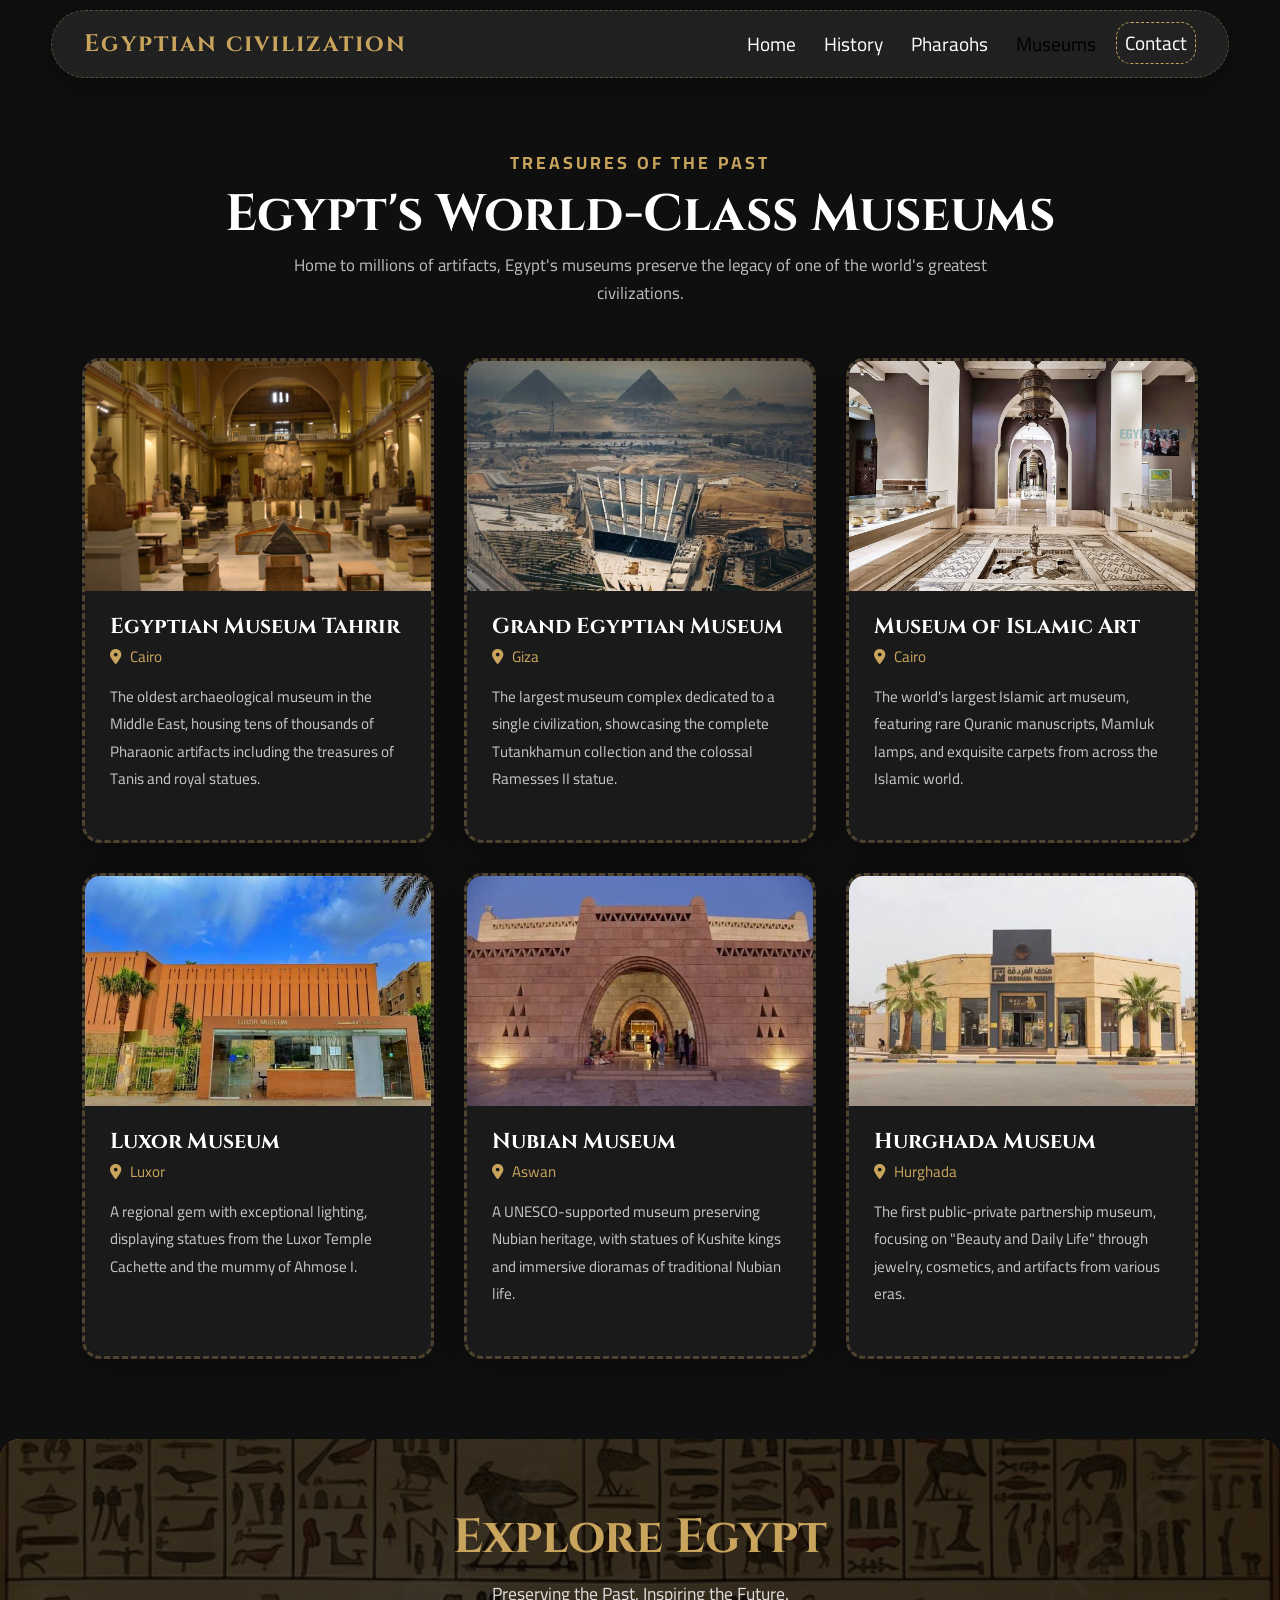
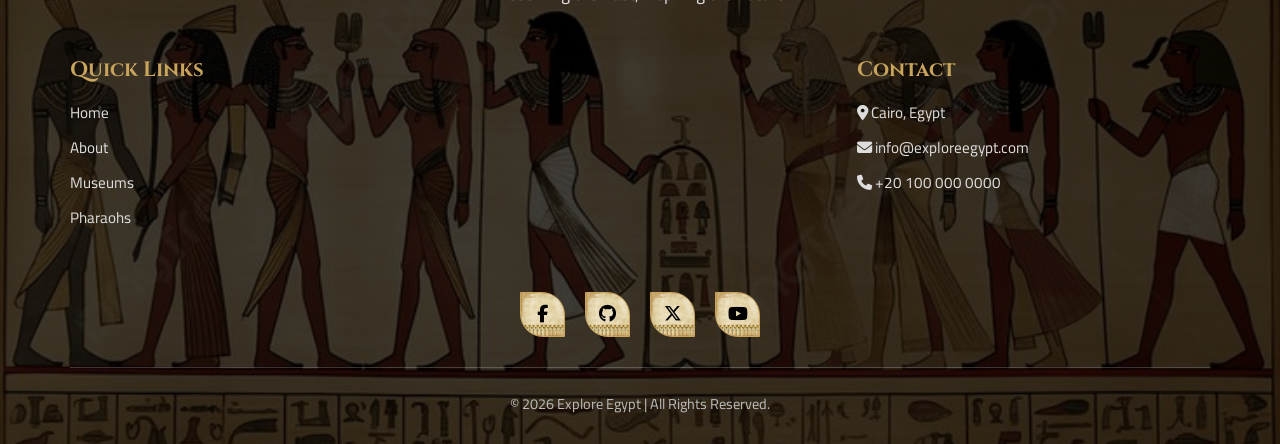
<file: museum.html>
<!DOCTYPE html>
<html lang="en">
<head>
    <meta charset="UTF-8" />
    <meta name="viewport" content="width=device-width, initial-scale=1.0" />
    <title>Egyptian Civilization – Museums</title>

    <link rel="preconnect" href="https://fonts.googleapis.com" />
    <link rel="preconnect" href="https://fonts.gstatic.com" crossorigin />
    <link href="https://fonts.googleapis.com/css2?family=Cairo:wght@300;400;600;700;800&family=Cinzel:wght@400;500;600;700;800;900&display=swap" rel="stylesheet" />

    <link href="https://cdn.jsdelivr.net/npm/bootstrap@5.3.3/dist/css/bootstrap.min.css" rel="stylesheet" />
    <link rel="stylesheet" href="https://cdnjs.cloudflare.com/ajax/libs/font-awesome/6.7.2/css/all.min.css" />

         <link
    rel="stylesheet"
    href="https://cdnjs.cloudflare.com/ajax/libs/animate.css/4.1.1/animate.min.css"
  />

  <link rel="stylesheet" href="assets/Css/main.css">
    <link rel="stylesheet" href="assets/Css/museums.css" />

</head>
<body>
     
    <nav class="navbar navbar-expand-lg glass-nav">
        <div class="container">
            <a class="navbar-brand logo" href="index.html">Egyptian civilization</a>
            <button class="navbar-toggler" type="button" data-bs-toggle="collapse" data-bs-target="#navbar">
                <i class="fa-solid fa-bars"></i>
            </button>
            <div class="collapse navbar-collapse justify-content-end" id="navbar">
                <ul class="navbar-nav">
                    <li class="nav-item"><a href="index.html" class="nav-link">Home</a></li>
                    <li class="nav-item"><a href="history.html" class="nav-link">History</a></li>
                    <li class="nav-item"><a href="pharaohs.html" class="nav-link">Pharaohs</a></li>
                    <li class="nav-item"><a href="museum.html" class="nav-link active">Museums</a></li>
                    <li class="nav-item"><a href="contact.html" class="nav-link contact">Contact</a></li>
                </ul>
            </div>
        </div>
    </nav>

    <main>
        <section class="museums-section">
            <div class="container">
                <div class="section-header wow animate__animated animate__fadeInDownBig">
                    <span class="section-tag">Treasures of the Past</span>
                    <h2 class="section-title">Egypt's World-Class Museums</h2>
                    <p class="section-desc">
                        Home to millions of artifacts, Egypt's museums preserve the legacy of one of the world's greatest civilizations.
                    </p>
                </div>

                <div class="museums-grid">

                    <div class="museum-card wow animate__animated animate__fadeInLeft">
                        <div class="card-image">
                            <img src="assets/images/Egyptian Museum Tahrir.jpg" alt="Egyptian Museum Tahrir" />
                        </div>
                        <div class="card-body">
                            <h3>Egyptian Museum Tahrir</h3>
                            <span class="location"><i class="fa-solid fa-location-dot"></i> Cairo</span>
                            <p class="desc">The oldest archaeological museum in the Middle East, housing tens of thousands of Pharaonic artifacts including the treasures of Tanis and royal statues.</p>
                        </div>
                    </div>

                    <div class="museum-card ">
                        <div class="card-image">
                            <img src="assets/images/Grand Egyptian Museum.jpg" alt="Grand Egyptian Museum" />
                        </div>
                        <div class="card-body">
                            <h3>Grand Egyptian Museum</h3>
                            <span class="location"><i class="fa-solid fa-location-dot"></i> Giza</span>
                            <p class="desc">The largest museum complex dedicated to a single civilization, showcasing the complete Tutankhamun collection and the colossal Ramesses II statue.</p>
                        </div>
                    </div>

                    <div class="museum-card wow animate__animated animate__fadeInRight">
                        <div class="card-image">
                            <img src="assets/images/Islamic Art Museum.jpg" alt="Museum of Islamic Art" />
                        </div>
                        <div class="card-body">
                            <h3>Museum of Islamic Art</h3>
                            <span class="location"><i class="fa-solid fa-location-dot"></i> Cairo</span>
                            <p class="desc">The world's largest Islamic art museum, featuring rare Quranic manuscripts, Mamluk lamps, and exquisite carpets from across the Islamic world.</p>
                        </div>
                    </div>

                    <div class="museum-card wow animate__animated animate__fadeInLeft">
                        <div class="card-image">
                            <img src="assets/images/luxor main.jpg" alt="Luxor Museum" />
                        </div>
                        <div class="card-body">
                            <h3>Luxor Museum</h3>
                            <span class="location"><i class="fa-solid fa-location-dot"></i> Luxor</span>
                            <p class="desc">A regional gem with exceptional lighting, displaying statues from the Luxor Temple Cachette and the mummy of Ahmose I.</p>
                        </div>
                    </div>

                    <div class="museum-card ">
                        <div class="card-image">
                            <img src="assets/images/Nubian.jpg" alt="Nubian Museum" />
                        </div>
                        <div class="card-body">
                            <h3>Nubian Museum</h3>
                            <span class="location"><i class="fa-solid fa-location-dot"></i> Aswan</span>
                            <p class="desc">A UNESCO-supported museum preserving Nubian heritage, with statues of Kushite kings and immersive dioramas of traditional Nubian life.</p>
                        </div>
                    </div>

                    <div class="museum-card wow animate__animated animate__fadeInRight ">
                        <div class="card-image">
                            <img src="assets/images/Hurghada Museum.jpg" alt="Hurghada Museum" />
                        </div>
                        <div class="card-body">
                            <h3>Hurghada Museum</h3>
                            <span class="location"><i class="fa-solid fa-location-dot"></i> Hurghada</span>
                            <p class="desc">The first public-private partnership museum, focusing on "Beauty and Daily Life" through jewelry, cosmetics, and artifacts from various eras.</p>
                        </div>
                    </div>

                </div>
            </div>
        </section>
    </main>

    <button id="scrollToTopBtn" class="scroll-top-btn" title="TO Top">
    <i class="fa-solid fa-arrow-up"></i>
</button>



    
    <footer class="footer">
        <div class="footer-overlay"></div>
        <div class="container">
            <div class="footer-top">
                <h2>Explore Egypt</h2>
                <p>Preserving the Past, Inspiring the Future.</p>
            </div>
            <div class="footer-content">
                <div class="footer-box">
                    <h3>Quick Links</h3>
                    <a href="index.html">Home</a>
                    <a href="history.html">About</a>
                    <a href="museums.html">Museums</a>
                    <a href="pharaohs.html">Pharaohs</a>
                </div>
                <div class="footer-box">
                </div>
                <div class="footer-box">
                    <h3>Contact</h3>
                    <p><i class="fa-solid fa-location-dot"></i> Cairo, Egypt</p>
                    <p><i class="fa-solid fa-envelope"></i> info@exploreegypt.com</p>
                    <p><i class="fa-solid fa-phone"></i> +20 100 000 0000</p>
                </div>
            </div>
            <div class="footer-social">
                <a href="#"><i class="fa-brands fa-facebook-f"></i></a>
                <a href="#"><i class="fa-brands fa-github"></i></a>
                <a href="#"><i class="fa-brands fa-x-twitter"></i></a>
                <a href="#"><i class="fa-brands fa-youtube"></i></a>
            </div>
            <div class="footer-bottom">© 2026 Explore Egypt | All Rights Reserved.</div>
        </div>
    </footer>

    <script src="https://cdn.jsdelivr.net/npm/bootstrap@5.3.3/dist/js/bootstrap.bundle.min.js"></script>
    <script src="assets/js/main.js"></script>
    <script src="assets/js/wow.min.js"></script>
     <script>
              new WOW().init();
              </script>
</body>
</html>
</file>
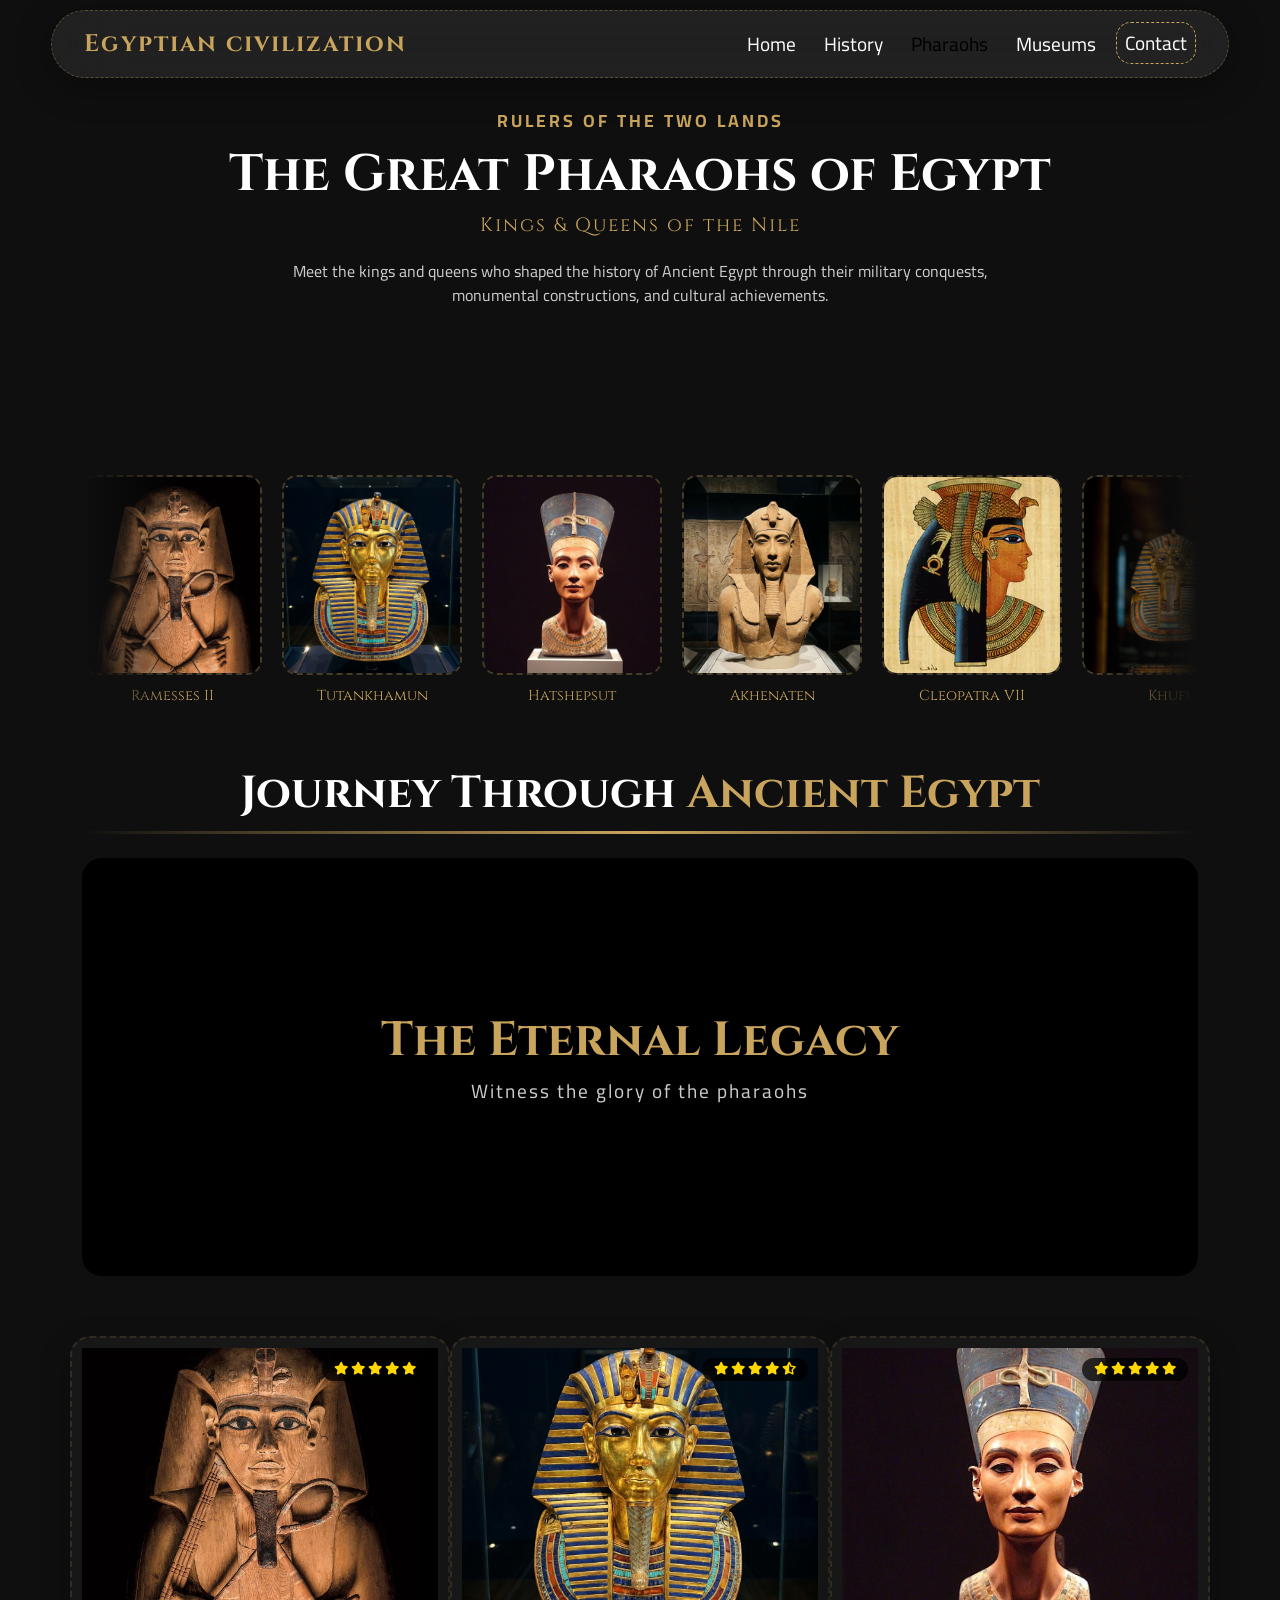
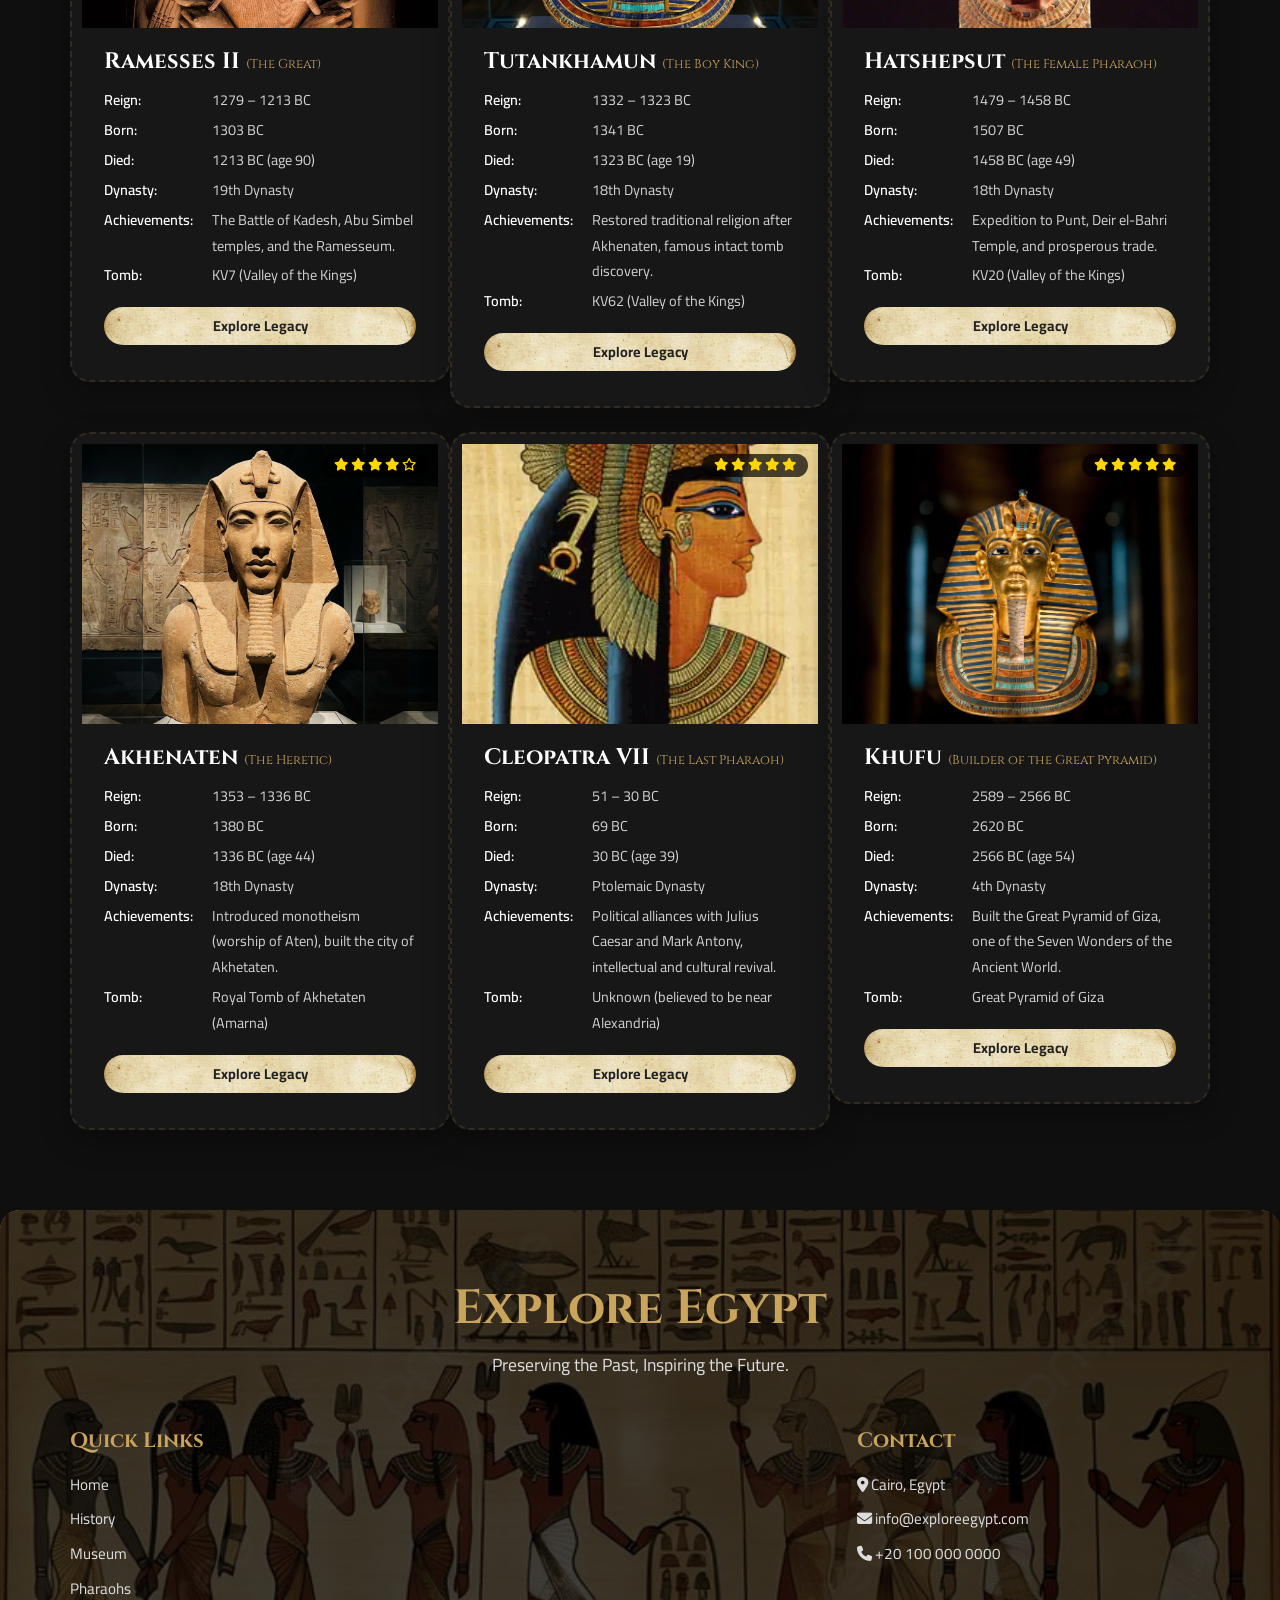
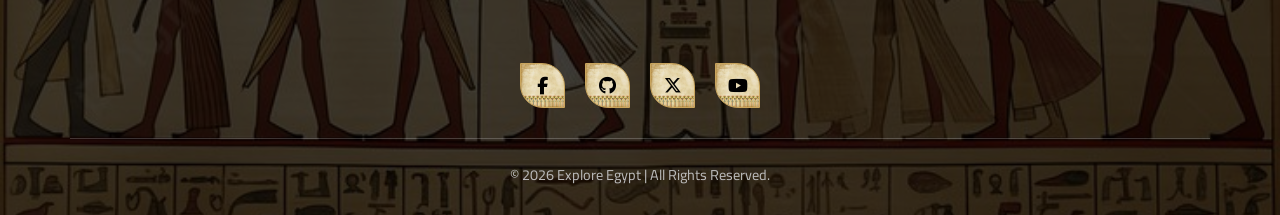
<file: Pharaohs.html>
<!doctype html>
<html lang="en">
  <head>
    <meta charset="UTF-8" />
    <meta name="viewport" content="width=device-width, initial-scale=1.0" />
    <title>Egyptian civilization</title>

    <link rel="preconnect" href="https://fonts.googleapis.com" />
    <link rel="preconnect" href="https://fonts.gstatic.com" crossorigin />
    <link
      href="https://fonts.googleapis.com/css2?family=Cairo:wght@200;300;400;500;600;700;800&family=Cinzel:wght@400;500;600;700;800;900&display=swap"
      rel="stylesheet"
    />

    <link
      href="https://cdn.jsdelivr.net/npm/bootstrap@5.3.7/dist/css/bootstrap.min.css"
      rel="stylesheet"
    />

    <link
      rel="stylesheet"
      href="https://cdnjs.cloudflare.com/ajax/libs/font-awesome/6.7.2/css/all.min.css"
    />

    <link
      rel="stylesheet"
      href="https://cdnjs.cloudflare.com/ajax/libs/animate.css/4.1.1/animate.min.css"
    />

    <link rel="stylesheet" href="assets/Css/main.css" />

    <link rel="stylesheet" href="assets/Css/Pharaohs.css" />
  </head>
  <body>
    <nav class="navbar navbar-expand-lg glass-nav">
      <div class="container">
        <a class="navbar-brand logo" href="index.html">Egyptian civilization</a>
        <button
          class="navbar-toggler"
          type="button"
          data-bs-toggle="collapse"
          data-bs-target="#navbar"
        >
          <i class="fa-solid fa-bars"></i>
        </button>
        <div class="collapse navbar-collapse justify-content-end" id="navbar">
          <ul class="navbar-nav">
            <li class="nav-item">
              <a href="index.html" class="nav-link">Home</a>
            </li>
            <li class="nav-item">
              <a href="history.html" class="nav-link">History</a>
            </li>
            <li class="nav-item">
              <a href="pharaohs.html" class="nav-link active">Pharaohs</a>
            </li>
            <li class="nav-item">
              <a href="museum.html" class="nav-link">Museums</a>
            </li>
            <li class="nav-item">
              <a href="contact.html" class="nav-link contact">Contact</a>
            </li>
          </ul>
        </div>
      </div>
    </nav>

    <main>
      <section class="pharaohs-section">
        <div class="container">
          <div
            class="text-center mb-5 mt-5 wow animate__animated animate__fadeInDownBig"
          >
            <span class="section-subtitle">Rulers of the Two Lands</span>
            <h2 class="explore-title">The Great Pharaohs of Egypt</h2>
            <div class="typing-text">Kings & Queens of the Nile</div>
            <p class="section-desc">
              Meet the kings and queens who shaped the history of Ancient Egypt
              through their military conquests, monumental constructions, and
              cultural achievements.
            </p>
          </div>
          <section class="slider-section">
            <div class="container-fluid px-0">
              <div class="pharaoh-slider-container">
                <div class="slider-track" id="sliderTrack">
                  <div class="slider-item">
                    <img
                      src="assets/images/Ramesses II.jpg"
                      alt="Ramesses II"
                    />
                    <span>Ramesses II</span>
                  </div>
                  <div class="slider-item">
                    <img
                      src="assets/images/Tutankhamun_202607221629 (1).jpeg"
                      alt="Tutankhamun"
                    />
                    <span>Tutankhamun</span>
                  </div>
                  <div class="slider-item">
                    <img src="assets/images/Hatshepsut.jpg" alt="Hatshepsut" />
                    <span>Hatshepsut</span>
                  </div>
                  <div class="slider-item">
                    <img
                      src="assets/images/Akhenaten_202607221637.jpeg"
                      alt="Akhenaten"
                    />
                    <span>Akhenaten</span>
                  </div>
                  <div class="slider-item">
                    <img
                      src="assets/images/Cleopatra.webp"
                      alt="Cleopatra VII"
                    />
                    <span>Cleopatra VII</span>
                  </div>
                  <div class="slider-item">
                    <img
                      src="assets/images/97279946259b2dc4aeea82c316b13fcc.jpg"
                      alt="Khufu"
                    />
                    <span>Khufu</span>
                  </div>

                  <div class="slider-item">
                    <img
                      src="assets/images/Ramesses II.jpg"
                      alt="Ramesses II"
                    />
                    <span>Ramesses II</span>
                  </div>
                  <div class="slider-item">
                    <img
                      src="assets/images/Tutankhamun_202607221629 (1).jpeg"
                      alt="Tutankhamun"
                    />
                    <span>Tutankhamun</span>
                  </div>
                  <div class="slider-item">
                    <img src="assets/images/Hatshepsut.jpg" alt="Hatshepsut" />
                    <span>Hatshepsut</span>
                  </div>
                  <div class="slider-item">
                    <img
                      src="assets/images/Akhenaten_202607221637.jpeg"
                      alt="Akhenaten"
                    />
                    <span>Akhenaten</span>
                  </div>
                  <div class="slider-item">
                    <img
                      src="assets/images/Cleopatra.webp"
                      alt="Cleopatra VII"
                    />
                    <span>Cleopatra VII</span>
                  </div>
                  <div class="slider-item">
                    <img
                      src="assets/images/97279946259b2dc4aeea82c316b13fcc.jpg"
                      alt="Khufu"
                    />
                    <span>Khufu</span>
                  </div>
                </div>
              </div>
            </div>
          </section>

          <section class="video-section">
            <div class="container-fluid px-0">
              <div class="text-center mb-4">
                <h2 class="video-title">
                  Journey Through <span>Ancient Egypt</span>
                </h2>
                <div class="gold-line"></div>
              </div>

              <div class="video-wrapper">
                <video autoplay muted loop playsinline>
                  <source src="assets/images/285328.mp4" type="video/mp4" />
                  Your browser does not support the video tag.
                </video>
                <div class="video-overlay"></div>
                <div class="video-caption">
                  <h3><span>The Eternal Legacy</span></h3>
                  <p>Witness the glory of the pharaohs</p>
                </div>
              </div>
            </div>
          </section>

          <div class="row g-4">
            <div class="col-lg-4 col-md-6 pharaoh-card" data-name="Ramesses II">
              <div class="pharaoh-image">
                <img src="assets/images/Ramesses II.jpg" alt="Ramesses II" />
                <div class="pharaoh-rating">
                  <i class="fa-solid fa-star"></i>
                  <i class="fa-solid fa-star"></i>
                  <i class="fa-solid fa-star"></i>
                  <i class="fa-solid fa-star"></i>
                  <i class="fa-solid fa-star"></i>
                </div>
              </div>

              <div class="pharaoh-content">
                <h3>
                  Ramesses II
                  <span class="nickname">(The Great)</span>
                </h3>
                <div class="pharaoh-details">
                  <p><strong>Reign:</strong> 1279 – 1213 BC</p>
                  <p><strong>Born:</strong> 1303 BC</p>
                  <p><strong>Died:</strong> 1213 BC (age 90)</p>
                  <p><strong>Dynasty:</strong> 19th Dynasty</p>
                  <p>
                    <strong>Achievements:</strong> The Battle of Kadesh, Abu
                    Simbel temples, and the Ramesseum.
                  </p>
                  <p><strong>Tomb:</strong> KV7 (Valley of the Kings)</p>
                </div>
                <div class="pharaoh-actions">
                  <button class="papyrus-btn">
                    <a href="https://youtu.be/TeESSvut5xA?si=Zjoq7-pTLMNPaJQY"
                      >Explore Legacy</a
                    >
                  </button>
                </div>
              </div>
            </div>

            <div class="col-lg-4 col-md-6 pharaoh-card" data-name="Tutankhamun">
              <div class="pharaoh-image">
                <img
                  src="assets/images/Tutankhamun_202607221629 (1).jpeg"
                  alt="Tutankhamun"
                />
                <div class="pharaoh-rating">
                  <i class="fa-solid fa-star"></i>
                  <i class="fa-solid fa-star"></i>
                  <i class="fa-solid fa-star"></i>
                  <i class="fa-solid fa-star"></i>
                  <i class="fa-solid fa-star-half-stroke"></i>
                </div>
              </div>
              <div class="pharaoh-content">
                <h3>
                  Tutankhamun
                  <span class="nickname">(The Boy King)</span>
                </h3>
                <div class="pharaoh-details">
                  <p><strong>Reign:</strong> 1332 – 1323 BC</p>
                  <p><strong>Born:</strong> 1341 BC</p>
                  <p><strong>Died:</strong> 1323 BC (age 19)</p>
                  <p><strong>Dynasty:</strong> 18th Dynasty</p>
                  <p>
                    <strong>Achievements:</strong> Restored traditional religion
                    after Akhenaten, famous intact tomb discovery.
                  </p>
                  <p><strong>Tomb:</strong> KV62 (Valley of the Kings)</p>
                </div>
                <div class="pharaoh-actions">
                  <button class="papyrus-btn">
                    <a href="https://youtu.be/Ju3OdGrhpTY?si=vVxQDBVBw83XIHUF"
                      >Explore Legacy</a
                    >
                  </button>
                </div>
              </div>
            </div>

            <div class="col-lg-4 col-md-6 pharaoh-card" data-name="Hatshepsut">
              <div class="pharaoh-image">
                <img src="assets/images/Hatshepsut.jpg" alt="Hatshepsut" />
                <div class="pharaoh-rating">
                  <i class="fa-solid fa-star"></i>
                  <i class="fa-solid fa-star"></i>
                  <i class="fa-solid fa-star"></i>
                  <i class="fa-solid fa-star"></i>
                  <i class="fa-solid fa-star"></i>
                </div>
              </div>
              <div class="pharaoh-content">
                <h3>
                  Hatshepsut
                  <span class="nickname">(The Female Pharaoh)</span>
                </h3>
                <div class="pharaoh-details">
                  <p><strong>Reign:</strong> 1479 – 1458 BC</p>
                  <p><strong>Born:</strong> 1507 BC</p>
                  <p><strong>Died:</strong> 1458 BC (age 49)</p>
                  <p><strong>Dynasty:</strong> 18th Dynasty</p>
                  <p>
                    <strong>Achievements:</strong> Expedition to Punt, Deir
                    el-Bahri Temple, and prosperous trade.
                  </p>
                  <p><strong>Tomb:</strong> KV20 (Valley of the Kings)</p>
                </div>
                <div class="pharaoh-actions">
                  <button class="papyrus-btn">
                    <a
                      href="https://youtu.be/L_A8B_MdAdY?si=sHWq8ofZ7jhvzOI3"
                      target="_blank"
                      >Explore Legacy</a
                    >
                  </button>
                </div>
              </div>
            </div>

            <div class="col-lg-4 col-md-6 pharaoh-card" data-name="Akhenaten">
              <div class="pharaoh-image">
                <img
                  src="assets/images/Akhenaten_202607221637.jpeg"
                  alt="Akhenaten"
                />
                <div class="pharaoh-rating">
                  <i class="fa-solid fa-star"></i>
                  <i class="fa-solid fa-star"></i>
                  <i class="fa-solid fa-star"></i>
                  <i class="fa-solid fa-star"></i>
                  <i class="fa-regular fa-star"></i>
                </div>
              </div>
              <div class="pharaoh-content">
                <h3>
                  Akhenaten
                  <span class="nickname">(The Heretic)</span>
                </h3>
                <div class="pharaoh-details">
                  <p><strong>Reign:</strong> 1353 – 1336 BC</p>
                  <p><strong>Born:</strong> 1380 BC</p>
                  <p><strong>Died:</strong> 1336 BC (age 44)</p>
                  <p><strong>Dynasty:</strong> 18th Dynasty</p>
                  <p>
                    <strong>Achievements:</strong> Introduced monotheism
                    (worship of Aten), built the city of Akhetaten.
                  </p>
                  <p><strong>Tomb:</strong> Royal Tomb of Akhetaten (Amarna)</p>
                </div>
                <div class="pharaoh-actions">
                  <button class="papyrus-btn">
                    <a
                      href="https://youtu.be/PU4Nq-5Q1Sc?si=bN0LRvmUm1optFu7"
                      target="_blank"
                    >
                      Explore Legacy</a
                    >
                  </button>
                </div>
              </div>
            </div>

            <div
              class="col-lg-4 col-md-6 pharaoh-card"
              data-name="Cleopatra VII"
            >
              <div class="pharaoh-image">
                <img src="assets/images/Cleopatra.webp" alt="Cleopatra VII" />
                <div class="pharaoh-rating">
                  <i class="fa-solid fa-star"></i>
                  <i class="fa-solid fa-star"></i>
                  <i class="fa-solid fa-star"></i>
                  <i class="fa-solid fa-star"></i>
                  <i class="fa-solid fa-star"></i>
                </div>
              </div>
              <div class="pharaoh-content">
                <h3>
                  Cleopatra VII
                  <span class="nickname">(The Last Pharaoh)</span>
                </h3>
                <div class="pharaoh-details">
                  <p><strong>Reign:</strong> 51 – 30 BC</p>
                  <p><strong>Born:</strong> 69 BC</p>
                  <p><strong>Died:</strong> 30 BC (age 39)</p>
                  <p><strong>Dynasty:</strong> Ptolemaic Dynasty</p>
                  <p>
                    <strong>Achievements:</strong> Political alliances with
                    Julius Caesar and Mark Antony, intellectual and cultural
                    revival.
                  </p>
                  <p>
                    <strong>Tomb:</strong> Unknown (believed to be near
                    Alexandria)
                  </p>
                </div>
                <div class="pharaoh-actions">
                  <button class="papyrus-btn">
                    <a
                      href="https://youtu.be/ZYEu9Ta7XBE?si=Cin5k1j2Dp3hSPVS"
                      target="_blank"
                      >Explore Legacy</a
                    >
                  </button>
                </div>
              </div>
            </div>

            <div class="col-lg-4 col-md-6 pharaoh-card" data-name="Khufu">
              <div class="pharaoh-image">
                <img
                  src="assets/images/97279946259b2dc4aeea82c316b13fcc.jpg"
                  alt="Khufu"
                />
                <div class="pharaoh-rating">
                  <i class="fa-solid fa-star"></i>
                  <i class="fa-solid fa-star"></i>
                  <i class="fa-solid fa-star"></i>
                  <i class="fa-solid fa-star"></i>
                  <i class="fa-solid fa-star"></i>
                </div>
              </div>
              <div class="pharaoh-content">
                <h3>
                  Khufu
                  <span class="nickname">(Builder of the Great Pyramid)</span>
                </h3>
                <div class="pharaoh-details">
                  <p><strong>Reign:</strong> 2589 – 2566 BC</p>
                  <p><strong>Born:</strong> 2620 BC</p>
                  <p><strong>Died:</strong> 2566 BC (age 54)</p>
                  <p><strong>Dynasty:</strong> 4th Dynasty</p>
                  <p>
                    <strong>Achievements:</strong> Built the Great Pyramid of
                    Giza, one of the Seven Wonders of the Ancient World.
                  </p>
                  <p><strong>Tomb:</strong> Great Pyramid of Giza</p>
                </div>
                <div class="pharaoh-actions">
                  <button class="papyrus-btn">
                    <a
                      href="https://youtu.be/U5GglMC13Zw?si=tinoZHr-kAiPD-H_"
                      target="_blank"
                      >Explore Legacy</a
                    >
                  </button>
                </div>
              </div>
            </div>
          </div>
        </div>
      </section>
    </main>

    <button id="scrollToTopBtn" class="scroll-top-btn" title="TO Top">
      <i class="fa-solid fa-arrow-up"></i>
    </button>

    <!-- ====== FOOTER ====== -->
    <footer class="footer">
      <div class="footer-overlay"></div>
      <div class="container">
        <div class="footer-top">
          <h2>Explore Egypt</h2>
          <p>Preserving the Past, Inspiring the Future.</p>
        </div>
        <div class="footer-content">
          <div class="footer-box">
            <h3>Quick Links</h3>
            <a href="index.html">Home</a>
            <a href="history.html">History</a>
            <a href="museum.html">Museum</a>
            <a href="pharaohs.html">Pharaohs</a>
          </div>
          <div class="footer-box"></div>
          <div class="footer-box">
            <h3>Contact</h3>
            <p><i class="fa-solid fa-location-dot"></i> Cairo, Egypt</p>
            <p><i class="fa-solid fa-envelope"></i> info@exploreegypt.com</p>
            <p><i class="fa-solid fa-phone"></i> +20 100 000 0000</p>
          </div>
        </div>
        <div class="footer-social">
          <a href="#"><i class="fa-brands fa-facebook-f"></i></a>
          <a href="#"><i class="fa-brands fa-github"></i></a>
          <a href="#"><i class="fa-brands fa-x-twitter"></i></a>
          <a href="#"><i class="fa-brands fa-youtube"></i></a>
        </div>
        <div class="footer-bottom">
          © 2026 Explore Egypt | All Rights Reserved.
        </div>
      </div>
    </footer>

    <script src="https://cdn.jsdelivr.net/npm/bootstrap@5.3.7/dist/js/bootstrap.bundle.min.js"></script>
    <script src="assets/js/main.js"></script>
    <script src="assets/js/wow.min.js"></script>
    <script>
      new WOW().init();
    </script>
  </body>
</html>
</file>
<file: assets/Css/main.css>
* {
    margin: 0;
    padding: 0;
    box-sizing: border-box;
}
:root {
    --gold-light: #E0C37B;
    --sand: #D8C5A1;
    --ivory: #F6EBD5;
    --black: #0E0E0E;
    --dark: #161616;
    --brown: #4B3425;
    --glass: rgba(255, 255, 255, .08);
    --shadow: 0 15px 35px rgba(0, 0, 0, .35);
}

html {
    scroll-behavior: smooth;
}

body {
    color: #F6EBD5;
    font-family: "Cairo", sans-serif;
    overflow-x: hidden;
}

h1, h2, h3, h4, h5, h6 {
    font-family: "Cinzel", serif;
    font-weight: 700;
}

a {
    text-decoration: none;
    color: inherit;
}
ul {
    list-style: none;
}
img {
    display: block;
    max-width: 100%;
}

section {
    padding: 80px 0;
}

::selection {
    background: #C8A45D;
    color: #000;
}


.scroll-top-btn {
    position: fixed;
    bottom: 10px;
    right: 10px;
    width: 55px;
    height: 55px;
    border-radius: 50%;
    background: #524324;    
    color: #ffffff;
    border: none;
    border: 3px dashed rgba(200, 164, 93, 0.3);
    font-size: 1.5rem;
    cursor: pointer;
    transition: opacity 0.3s ease, transform 0.3s ease, visibility 0.3s;
    opacity: 0;             
    visibility: hidden;
    transform: translateY(20px);
    z-index: 9999;
    display: flex;
    align-items: center;
    justify-content: center;
}

.scroll-top-btn.show {
    opacity: 1;
    visibility: visible;
    transform: translateY(0);
}

.scroll-top-btn:hover {
    transform: translateY(-1px);
}

@media (max-width: 768px) {
    .scroll-top-btn {
        width: 48px;
        height: 48px;
        font-size: 1.2rem;
        bottom: 20px;
        right: 20px;
    }
}

@media (max-width: 480px) {
    .scroll-top-btn {
        width: 44px;
        height: 44px;
        font-size: 1rem;
        bottom: 16px;
        right: 16px;
    }
}

.footer {
    position: relative;
    background: url(../images/header.jpg) center/cover;
    color: white;
    overflow: hidden;
    border-radius: 20px 20px 0 0;
}
.footer-overlay {
    position: absolute;
    inset: 0;
    background: rgba(0, 0, 0, .75);
}
.footer .container {
    position: relative;
    z-index: 2;
    padding: 70px 0 30px;
}

.footer-top {
    text-align: center;
    margin-bottom: 50px;
}
.footer-top h2 {
    font-size: 3rem;
    color: #C8A45D;
}
.footer-top p {
    color: #ddd;
    margin-top: 15px;
    font-size: 1.1rem;
}

.footer-content {
    display: grid;
    grid-template-columns: repeat(3, 1fr);
    gap: 40px;
}
.footer-box h3 {
    margin-bottom: 20px;
    color: #C8A45D;
    font-size: 1.3rem;
}
.footer-box a,
.footer-box p {
    display: block;
    color: #ddd;
    margin-bottom: 12px;
    transition: .3s;
    font-size: 0.95rem;
}
.footer-box a:hover {
    color: #C8A45D;
}

.footer-social {
    display: flex;
    justify-content: center;
    gap: 20px;
    margin: 50px 0 30px;
}
.footer-social a {
    width: 45px;
    height: 45px;
    display: flex;
    justify-content: center;
    align-items: center;
    border: 1px solid #C8A45D;
    border-radius: 0px 23px 0px 23px;
    color: #000;
    transition: .4s;
    font-size: 1.1rem;
    background-image: url(../images/papyrs-btn.webp);
    background-size: cover;
}
.footer-social a:hover {
    transform: translateY(-8px);
}

.footer-bottom {
    text-align: center;
    border-top: 1px solid rgba(255, 255, 255, .2);
    padding-top: 25px;
    color: #bbb;
    font-size: 0.9rem;
}
</file>
<file: assets/Css/style.css>
:root {
    --gold: #C8A45D;
}

body {
    background: #0E0E0E;
}

header {
    background-image: linear-gradient(rgba(0, 0, 0, 0.7)), url(../images/header.jpg);
    min-height: 100vh;
    background-repeat: no-repeat;
    background-size: cover;
    display: flex;
    align-items: center;
}

section {
    padding: clamp(60px, 10vw, 120px) 0;
}


.glass-nav {
   
    position: fixed;
    top: 10px;
    left: 0;
    right: 0;
    margin-left: auto;
    margin-right: auto;
    width: 92%;
    max-width: 1200px;
    padding: 10px 20px;
    background: rgba(255, 255, 255, .08);
    backdrop-filter: blur(30px);
    border: 1px dashed rgba(200, 164, 93, .35);
    border-radius: 60px;
    box-shadow: 0 8px 35px rgba(0, 0, 0, .35);
    z-index: 99999;
}

.logo {

    font-family: "Cinzel", serif;
    font-size: 1.5rem;
    color: var(--gold);
    font-weight: 700;
    letter-spacing: 2px;
}

.navbar-nav {
    gap: 12px;
}

.nav-link {
   
     color: #fff;
    font-size: 1rem;
    transition: .4s;
}

.nav-link:hover,
.nav-link.active {
    color: var(--gold);
}

.navbar-toggler {
    border: none;
    color: var(--gold);
    font-size: 24px;
}

.navbar-toggler:focus {
    box-shadow: none;
}

.contact {
    border: 1px dashed;
    border-radius: 15px;
    background: rgba(37, 36, 36, 0.705);
}

.title {
    padding-top: clamp(8%, 12vh, 15%);
    padding-left: clamp(5%, 7vw, 10%);
    padding-right: clamp(5%, 7vw, 10%);
    width: 100%;
}

.kemet-card h5 {
    color: var(--gold-light);
    letter-spacing: 2px;
    font-size: clamp(0.9rem, 1.5vw, 1.2rem);
    padding-bottom: 15px;
}

.kemet-card h1 {
    font-size: clamp(2.2rem, 12vw, 4.5rem);
    letter-spacing: 1.7px;
}

.kemet-card span {
    color: var(--gold);
    letter-spacing: 1.8px;
    font-size: clamp(2.5rem, 13vw, 5rem);
}

.kemet-card p {
    white-space: pre-line;
    letter-spacing: 1.5px;
    line-height: 1.7;
    padding-top: 13px;
    font-size: clamp(0.95rem, 1.2vw, 1.2rem);
    max-width: 600px;
}

.btn-group {
    display: flex;
    gap: 16px;
    padding-top: 14px;
    flex-wrap: wrap;
    align-items: center;
}

.btn1 {
    border: 1px solid var(--gold-light);
    padding: 15px 30px;
    border-radius: 10px;
    background-image: url(../images/btn2.webp);
    background-repeat: no-repeat;
    background-size: cover;
    color: black;
    font-weight: bold;
    transition: transform 0.6s cubic-bezier(0.25, 1, 0.5, 1), box-shadow 0.2s ease;
    background-position: center 60%;
    font-size: clamp(0.9rem, 1vw, 1.1rem);
    display: inline-block;
    text-align: center;
}

.btn1:hover {
    transform: translateY(-4px);
}

.btn2 {
    border: 1px solid var(--gold-light);
    padding: 15px 30px;
    border-radius: 10px;
    color: white;
    cursor: pointer;
    background-repeat: no-repeat;
    background-size: cover;
    transition: background-position 0.9s cubic-bezier(0.25, 1, 0.5, 1), color 0.3s ease-in-out ;
    font-size: clamp(0.9rem, 1vw, 1.1rem);
    display: inline-block;
    text-align: center;
}

.btn2:hover {
    color: black;
    background-repeat: no-repeat;
    background-size: cover;
    background-image: url(../images/btn2.webp);
    background-position: center;
}


.Ancient-Egypt {
    display: flex;
    padding: clamp(40px, 7vw, 7%);
    justify-content: center;
    gap: clamp(20px, 3vw, 50px);
    flex-wrap: wrap;
    align-items: center;
}

.Ancient-left {
    flex: 1 1 45%;
    min-width: 280px;
    padding-top: clamp(20px, 5%, 8%);
}

.Ancient-left h6 {
    color: var(--gold);
    letter-spacing: 1.8px;
    font-size: clamp(1rem, 1.5vw, 1.3rem);
    padding-bottom: 10px;
}

.Ancient-left h3 {
    white-space: pre-line;
    font-size: clamp(1.8rem, 5vw, 3rem);
    letter-spacing: 2px;
    text-transform: uppercase;
    line-height: 1.4;
}

.Ancient-left p {
    padding-top: 10px;
    letter-spacing: 1px;
    font-size: clamp(1rem, 1.2vw, 1.2rem);
    margin-bottom: 36px;
    line-height: 1.7;
}

.btn3 {
    display: inline-block;
    border: 1px solid var(--gold-light);
    padding: 15px 30px;
    border-radius: 10px;
    background-image: url(../images/btn2.webp);
    background-repeat: no-repeat;
    background-size: cover;
    color: black;
    font-weight: bold;
    transition: transform 0.3s cubic-bezier(0.25, 1, 0.5, 1), box-shadow 0.3s ease;
    font-size: clamp(0.9rem, 1vw, 1.1rem);
    text-align: center;
}

.btn3:hover {
    transform: translateY(-3px);
}

.Ancient-right {
    flex: 1 1 45%;
    min-width: 280px;
}

.Ancient-right img {
    border: 3px dashed var(--gold);
    border-radius: 40px;
    width: 100%;
    height: auto;
    object-fit: cover;
}

.card {
    width: 100%;
    max-width: 380px;
    height: auto;
    min-height: 480px;
    border: 2px dashed #6b614d;
    background: var(--dark);
    border-radius: 12px;
    color: #F6EBD5;
    border-radius: 12px;
    overflow: hidden;
    transition: transform 0.5s ease, box-shadow 0.5s ease;
    margin: 0 auto;
    display: flex;
    flex-direction: column;
}

.card:hover {
    transform: scale(1.02);
    box-shadow: 0 0px 15px #433c2e71;


}

.card-img-top {
    height: clamp(200px, 30vw, 280px);
    object-fit: cover;
    border-radius: 12px;
    width: 99%;
    margin: 3px auto;
}

.card-body {
    padding: 15px 18px 20px;
    flex: 1;
    display: flex;
    flex-direction: column;
}

.card-body p i {
    padding-right: 5px;
}

.card-body p {
    color: #C8A45D;
    font-size: clamp(0.9rem, 1vw, 1rem);
}

.card-body h3 {
    font-size: clamp(1.3rem, 2.5vw, 1.8rem);
    padding-bottom: 5px;
}

.card-text {
    color: whitesmoke !important;
    font-size: clamp(0.8rem, 1vw, 0.95rem);
    flex: 1;
}

.btn4 {
    display: inline-block;
    border: 1px solid var(--gold-light);
    padding: 7px 14px;
    border-radius: 10px;
    width: 100%;
    text-align: center;
    margin-top: 18px;
    background-image: url(../images/papyrs-btn.webp);
    background-repeat: no-repeat;
    background-size: cover;
    color: black;
    background-position: center 73%;
    font-weight: bold;
    transition: transform 0.4s cubic-bezier(0.25, 1, 0.5, 1), box-shadow 0.4s ease;
    align-self: flex-start;
    font-size: 1rem;
}

.btn4:hover {
    transform: translateY(-3px);
}

.featured-artifact {
    background: #111;
    margin-top: 40px;
}

.artifact-image-box {
    position: relative;
    border: 3px solid #C8A45D;
    border-radius: 30px;
    overflow: hidden;
    transition: .5s;
    box-shadow: 0 20px 50px rgba(0, 0, 0, .4);
    aspect-ratio: 4 / 3;
    max-height: 600px;
}

.artifact-image-box img {
    width: 100%;
    height: 100%;
    object-fit: cover;
    transition: .5s;
}
.artifact-image-box img:hover {
    transform: scale(1.1);
}

.artifact-title {
    font-size: clamp(2rem, 6vw, 3.5rem);
    margin: 20px 0;
    color: #fff;
}

.artifact-text {
    color: #cfcfcf;
    line-height: 2;
    margin-bottom: 30px;
    font-size: clamp(1rem, 1.2vw, 1.2rem);
}

.artifact-info {
    display: flex;
    flex-wrap: wrap;
    gap: 30px;
    margin-bottom: 35px;
}

.artifact-info h5 {
    color: white;
    margin-bottom: 8px;
    font-size: clamp(1rem, 1.2vw, 1.2rem);
}
.artifact-info i {
    color: #C8A45D;
}

.artifact-info span {
    font-size: clamp(0.9rem, 1vw, 1rem);
}

.section-tag {
    color: #C8A45D;
    text-transform: uppercase;
    letter-spacing: 3px;
    font-size: clamp(0.9rem, 1.2vw, 1.2rem);
}

.papyrus-btn {
    display: inline-block;
    border: 1px solid var(--gold-light);
    padding: 12px 28px;
    border-radius: 18px;
    background-image: url(../images/btn2.webp);
    background-repeat: no-repeat;
    background-size: cover;
    color: black;
    font-weight: bold;
    transition: transform 0.3s ease, box-shadow 0.3s ease;
    font-size: 1rem;
    text-align: center;
    width: 100%;
}

.papyrus-btn:hover {
    transform: translateY(-5px);
        box-shadow: 0 0px 15px #433c2e71;

}

.wonders-preview {
    background: #0f0f0f;
}

.wonders-box {
    background: #181818;
    border: 2px dashed rgba(200, 164, 93, .25);
    border-radius: 35px;
    overflow: hidden;
    padding: clamp(30px, 5vw, 60px);
    transition: transform 0.5s ease, box-shadow 0.5s ease;
}

.wonders-box:hover {
    transform: translateY(-8px);
        box-shadow: 0 0px 19px #433c2e71;

}

.wonders-content {
    display: flex;
    flex-direction: column;
    align-items: flex-start;
    text-align: left;
}

.wonders-content span {
    color: var(--gold);
    letter-spacing: 3px;
    text-transform: uppercase;
    font-weight: 700;
    font-size: clamp(0.9rem, 1.2vw, 1.2rem);
}

.wonders-content h2 {
    font-size: clamp(2rem, 6vw, 3.2rem);
    margin: 20px 0 15px;
}

.wonders-content p {
    color: #ccc;
    line-height: 2;
    margin-bottom: 30px;
    font-size: clamp(1rem, 1.2vw, 1.2rem);
}

.wonders-content .papyrus-btn {
    align-self: flex-start;
}

.wonders-image {
    overflow: hidden;
    border-radius: 25px;
}

.wonders-image img {
    width: 100%;
    border-radius: 25px;
    transition: .6s;
}

.wonders-box:hover img {
    transform: scale(1.08);
}

 
.slider-section {
    padding-top: 100px;
    padding-bottom: 0;
    background: #0f0f0f;
}

.pharaoh-slider-container {
    width: 100%;
    overflow: hidden;
    padding: 20px 0;
    background: #0f0f0f;
    position: relative;
}

.pharaoh-slider-container::before,
.pharaoh-slider-container::after {
    content: '';
    position: absolute;
    top: 0;
    width: 100px;
    height: 100%;
    z-index: 10;
    pointer-events: none;
}

.pharaoh-slider-container::before {
    left: 0;
    background: linear-gradient(to right, #0f0f0f, transparent);
}

.pharaoh-slider-container::after {
    right: 0;
    background: linear-gradient(to left, #0f0f0f, transparent);
}

.slider-track {
    display: flex;
    gap: 20px;
    animation: sliderScroll 30s linear infinite;
    width: max-content;
}

.slider-track:hover {
    animation-play-state: paused;
}

.slider-item {
    flex-shrink: 0;
    width: 180px;
    text-align: center;
    transition: .4s;
}

.slider-item img {
    width: 100%;
    height: 200px;
    object-fit: cover;
    border-radius: 15px;
    border: 2px dashed rgba(200, 164, 93, .3);
    transition: .4s;
}

.slider-item:hover img {
    transform: scale(1.08);
    border-color: #C8A45D;
}

.slider-item span {
    display: block;
    margin-top: 10px;
    color: #C8A45D;
    font-family: "Cinzel", serif;
    font-size: 0.9rem;
}

@keyframes sliderScroll {
    0% {
        transform: translateX(0);
    }
    100% {
        transform: translateX(-50%);
    }
}

.pharaohs-section {
    padding-top: 60px;
    padding-bottom: 80px;
    background: #0f0f0f;
    position: relative;
    z-index: 1;
}

.section-subtitle {
    color: var(--gold);
    letter-spacing: 3px;
    text-transform: uppercase;
    font-weight: 700;
    font-size: 1.1rem;
}

.explore-title {
    font-size: clamp(2rem, 4vw, 3.2rem);
    color: #fff;
    margin: 10px 0 5px;
    font-family: "Cinzel", serif;
}

.typing-text {
    color: #C8A45D;
    font-family: "Cinzel", serif;
    font-size: clamp(1rem, 1.5vw, 1.3rem);
    min-height: 2em;
    letter-spacing: 2px;
}

.section-desc {
    color: #ccc;
    max-width: 700px;
    margin: 10px auto 0;
}


.testimonials {
    background: transparent;
}

.section-title {
    text-align: center;
    max-width: 700px;
    margin: 0 auto 70px;
}

.section-title span {
    color: #C8A45D;
    letter-spacing: 3px;
    text-transform: uppercase;
    font-size: clamp(0.9rem, 1.2vw, 1.2rem);
}

.section-title h2 {
    font-size: clamp(2rem, 6vw, 3.2rem);
    margin: 20px 0;
}

.section-title p {
    color: #bdbdbd;
    line-height: 2;
    font-size: clamp(1rem, 1.2vw, 1.2rem);
}

.testimonial-slider {
    overflow: hidden;
}

.testimonial-track {
    display: flex;
    gap: 30px;
    width: max-content;
    animation: testimonials 30s linear infinite;
}

.testimonial-card {
    width: clamp(280px, 30vw, 360px);
    background: #F4E4BC;
    border: 3px solid #C8A45D;
    border-radius: 20px;
    padding: 30px 20px;
    text-align: center;
    flex-shrink: 0;
}

.testimonial-card img {
    width: 80px;
    height: 80px;
    border-radius: 50%;
    object-fit: cover;
    border: 4px solid #C8A45D;
    margin: 0 auto 15px;
}

.testimonial-card h4 {
    color: #333;
    font-size: clamp(1.1rem, 1.3vw, 1.3rem);
}

.testimonial-card small {
    color: #333;
    font-size: clamp(0.8rem, 1vw, 1rem);
}

.stars {
    color: #D4AF37;
    font-size: clamp(1.2rem, 1.5vw, 1.5rem);
    margin: 12px 0;
}

.testimonial-card p {
    color: #333;
    line-height: 1.8;
    font-size: clamp(0.9rem, 1.1vw, 1.1rem);
}

@keyframes testimonials {
    from { transform: translateX(0); }
    to { transform: translateX(-50%); }
}



@media (max-width: 991px) {
    .glass-nav {
        border-radius: 40px;
        padding: 8px 18px;
    }
    .nav-link {
        font-size: 1rem;
        text-align: center;
    }
    .navbar-nav {
        gap: 8px;
        padding-top: 10px;
    }
    .Ancient-left, .Ancient-right {
        flex: 1 1 100%;
        min-width: 0;
    }
    .Ancient-left {
        padding-top: 0;
    }
    .card {
        max-width: 100%;
        min-height: 420px;
    }
    .title {
        padding-top: 15%;
        padding-left: 5%;
    }
    .kemet-card h1 {
        font-size: clamp(2.5rem, 10vw, 3.8rem);
    }
    .kemet-card span {
        font-size: clamp(2.8rem, 11vw, 4.2rem);
    }
    .wonders-content {
        align-items: center;
        text-align: center;
    }
    .wonders-content .papyrus-btn {
        align-self: center;
    }
    .artifact-image-box {
        max-height: 400px;
    }
}

@media (max-width: 768px) {
    section {
        padding: 40px 0;
    }
    header {
        min-height: 90vh;
    }
    .title {
        padding-top: 20%;
        padding-left: 4%;
        padding-right: 4%;
        text-align: center;
    }
    .kemet-card h1 {
        font-size: clamp(2rem, 12vw, 3rem);
    }
    .kemet-card span {
        font-size: clamp(2.2rem, 13vw, 3.5rem);
    }
    .kemet-card p {
        font-size: 0.95rem;
        margin: 0 auto;
    }
    .btn-group {
        justify-content: center;
    }
    .btn1, .btn2 {
        padding: 12px 25px;
        font-size: 0.95rem;
    }
    .Ancient-Egypt {
        padding: 30px 5%;
        gap: 25px;
    }
    .Ancient-left h3 {
        font-size: clamp(1.8rem, 5vw, 2.5rem);
        white-space: normal;
    }
    .Ancient-left p {
        font-size: 0.95rem;
    }
    .card {
        min-height: 380px;
        margin-bottom: 15px;
    }
    .card-img-top {
        height: 200px;
    }
    .card-body h3 {
        font-size: 1.4rem;
    }
    .btn3, .btn4 {
        padding: 12px 25px;
        font-size: 0.9rem;
    }
    .btn4 {
        align-self: center;
        width: 100%;
        text-align: center;
    }
    .artifact-image-box {
        max-height: 350px;
    }
    .wonders-box {
        padding: 25px;
    }
    .wonders-content h2 {
        font-size: clamp(1.8rem, 5vw, 2.5rem);
    }
    .footer-content {
        grid-template-columns: 1fr;
        text-align: center;
    }
    .footer-box a,
    .footer-box p {
        text-align: center;
    }
    .pharaoh-item img {
        width: clamp(100px, 25vw, 160px);
    }
    .testimonial-card {
        width: clamp(250px, 70vw, 300px);
        padding: 20px 15px;
    }
    .papyrus-btn {
        padding: 10px 20px;
        font-size: 0.9rem;
        width: 100%;
        text-align: center;
    }
}


@media (max-width: 576px) {
    .glass-nav {
        border-radius: 30px;
        padding: 5px 12px;
        top: 5px;
    }
    .logo {
        font-size: 1rem;
    }
    .navbar-toggler {
        font-size: 20px;
    }
    header {
        min-height: 85vh;
    }
    .title {
        padding-top: 25%;
        padding-left: 3%;
        padding-right: 3%;
    }
    .kemet-card h5 {
        font-size: 0.85rem;
        padding-bottom: 10px;
    }
    .kemet-card h1 {
        font-size: clamp(1.8rem, 10vw, 2.5rem);
    }
    .kemet-card span {
        font-size: clamp(2rem, 11vw, 2.8rem);
    }
    .kemet-card p {
        font-size: 0.85rem;
        line-height: 1.6;
    }
    .btn1, .btn2 {
        padding: 10px 20px;
        font-size: 0.85rem;
        width: 100%;
        text-align: center;
    }
    .btn-group {
        flex-direction: column;
        width: 100%;
        gap: 12px;
    }
    .Ancient-Egypt {
        padding: 20px 4%;
        gap: 20px;
    }
    .Ancient-left h6 {
        font-size: 0.9rem;
    }
    .Ancient-left h3 {
        font-size: clamp(1.5rem, 6vw, 2rem);
        white-space: normal;
    }
    .Ancient-left p {
        font-size: 0.85rem;
        margin-bottom: 25px;
    }
    .btn3 {
        width: 100%;
        text-align: center;
        padding: 12px 20px;
        font-size: 0.9rem;
    }
    .card {
        min-height: 340px;
    }
    .card-img-top {
        height: 180px;
    }
    .card-body h3 {
        font-size: 1.2rem;
    }
    .card-text {
        font-size: 0.8rem;
    }
    .btn4 {
        font-size: 0.85rem;
        padding: 10px 18px;
    }
    .artifact-title {
        font-size: clamp(1.6rem, 8vw, 2.2rem);
    }
    .artifact-text {
        font-size: 0.9rem;
    }
    .artifact-info {
        flex-direction: column;
        gap: 12px;
    }
    .wonders-box {
        padding: 18px;
    }
    .wonders-content h2 {
        font-size: clamp(1.5rem, 6vw, 2rem);
    }
    .wonders-content p {
        font-size: 0.9rem;
    }
    .section-title h2 {
        font-size: clamp(1.5rem, 6vw, 2rem);
    }
    .section-title p {
        font-size: 0.9rem;
    }
    .testimonial-card {
        width: 260px;
        padding: 15px 12px;
    }
    .testimonial-card h4 {
        font-size: 1rem;
    }
    .testimonial-card p {
        font-size: 0.85rem;
    }
    .footer-top h2 {
        font-size: clamp(1.8rem, 8vw, 2.5rem);
    }
    .footer-social a {
        width: 40px;
        height: 40px;
        font-size: 0.9rem;
    }
    .footer-bottom {
        font-size: 0.75rem;
    }
    .pharaoh-item img {
        width: clamp(80px, 20vw, 120px);
    }
    .papyrus-btn {
        font-size: 0.85rem;
        padding: 12px 18px;
    }
}

@media screen and (max-width: 368px) {
    .glass-nav {
        border-radius: 30px;
        padding: 5px 12px;
        top: 5px;
    }
    .logo{
        font-size: 0.9rem;
    }
     .navbar-toggler {
        font-size: 20px;
    }
    .navbar-nav a{
        font-size: 1rem;
    }

}
</file>
<file: assets/Css/contact.css>
:root {
    --gold: #b09765;
}

body {
    background: #12120d;
}

section {
    padding: 80px 0;
}

.glass-nav {
     position: fixed;
    top: 10px;
    left: 0;
    right: 0;
    margin-left: auto;
    margin-right: auto;
    width: 92%;
    max-width: 1200px;
    padding: 10px 20px;
    background: rgba(255, 255, 255, .08);
    backdrop-filter: blur(30px);
    border: 1px dashed rgba(200, 164, 93, .35);
    border-radius: 60px;
    box-shadow: 0 8px 35px rgba(0, 0, 0, .35);
    z-index: 99999;
}

.logo {
    font-family: "Cinzel", serif;
    font-size: 1.5rem;
    color: var(--gold);
    font-weight: 700;
    letter-spacing: 2px;
}

.navbar-nav {
    gap: 12px;
    text-align: center;

}

.nav-link {
        color: #fff;
    font-size: 1.2rem;
    transition: .4s;
}
.nav-link:hover,
.nav-link.active {
    color: var(--gold);
}

.navbar-toggler {
    border: none;
    color: var(--gold);
    font-size: 24px;
}
.navbar-toggler:focus {
    box-shadow: none;
}

.contact {
    border: 1px dashed white;
    border-radius: 15px;
    background: rgba(37, 36, 36, 0.705);
}

.hero {
    min-height: 60vh;
    display: flex;
    align-items: center;
    position: relative;
    background: url('../images/header.jpg') center/cover no-repeat;
    background-attachment: fixed;
}
.hero .overlay {
    position: absolute;
    inset: 0;
    background: rgba(0, 0, 0, 0.7);
    z-index: 1;
}
.hero-content {
    position: relative;
    z-index: 2;
    text-align: center;
    padding: 20px 0;
    margin-top: 70px;
}
.hero h1 {
    font-size: 4rem;
    color: #fff;
    font-family: "Cinzel", serif;
}
.hero h1 span {
    color: var(--gold);
}
.hero p {
    color: #ddd;
    font-size: 1.3rem;
    max-width: 700px;
    margin: 20px auto 0;
    line-height: 1.8;
    font-weight: 300;
}

.contact-section {
    padding: 80px 0;
}

.contact-wrapper {
    display: flex;
    gap: 60px;
    align-items: flex-start;
    flex-wrap: wrap;
}

.contact-form {
    flex: 1 1 45%;
    background: rgba(20, 20, 20, 0.6);
    backdrop-filter: blur(6px);
    border: 1px dashed rgba(200, 164, 93, 0.3);
    border-radius: 30px;
    padding: 45px 40px;
    transition: 0.4s;
}
.contact-form h2 {
    color: #fff;
    font-size: 2.2rem;
    margin-bottom: 30px;
    font-family: "Cinzel", serif;
}
.contact-form h2 i {
    color: var(--gold);
    margin-right: 12px;
}

.contact-form label {
    color: var(--gold);
    font-weight: 600;
    letter-spacing: 1px;
    margin-bottom: 8px;
    display: block;
    font-size: 1rem;
}

.contact-form input,
.contact-form textarea {
    width: 100%;
    padding: 14px 18px;
    margin-bottom: 25px;
    background: transparent;
    border: 1px solid rgba(200, 164, 93, 0.3);
    border-radius: 12px;
    color: #F6EBD5;
    font-size: 1rem;
    outline: none;
    transition: 0.3s;
    font-family: "Cairo", sans-serif;
}
.contact-form input:focus,
.contact-form textarea:focus {
    border-color: var(--gold);
    box-shadow: 0 0 15px rgba(200, 164, 93, 0.15);
}
.contact-form input::placeholder,
.contact-form textarea::placeholder {
    color: #faf7f7ad;
}
.contact-form textarea {
    resize: vertical;
    min-height: 150px;
}

.btn-submit {
    display: inline-block;
    padding: 14px 45px;
    border: none;
    border-radius: 20px;
    color: #000;
    background-image: url(../images/btn2.webp);
    background-position: center;
    background-size: cover;
    font-weight: 700;
    font-size: 1.1rem;
    cursor: pointer;
    transition: 0.4s;
    font-family: "Cairo", sans-serif;
    letter-spacing: 1px;
    width: 100%;
}
.btn-submit:hover {
    transform: translateY(-4px);
}

.contact-info {
    flex: 1 1 40%;
    background: rgba(20, 20, 20, 0.6);
    backdrop-filter: blur(6px);
    border: 1px dashed rgba(200, 164, 93, 0.3);
    border-radius: 30px;
    padding: 45px 40px;
    transition: 0.4s;
}

.contact-info h2 {
    color: #fff;
    font-size: 2.2rem;
    margin-bottom: 30px;
    font-family: "Cinzel", serif;
}
.contact-info h2 i {
    color: var(--gold);
    margin-right: 12px;
}

.info-item {
    display: flex;
    align-items: center;
    gap: 20px;
    margin-bottom: 25px;
    padding: 12px 18px;
    border-radius: 16px;
    background: rgba(255, 255, 255, 0.872);
    transition: 0.3s;
}
.info-item i {
    color: var(--gold);
    font-size: 1.8rem;
    width: 40px;
    text-align: center;
}
.info-item p {
    margin: 0;
    font-size: 1.1rem;
    color: #000000;
}


.contact-info h3 {
    color: var(--gold);
    font-size: 1.5rem;
    font-family: "Cinzel", serif;
    margin-top: 50px;
    margin-bottom: 20px;
    text-align: center;
}
.contact-info .hours p {
    color: #ddd;
    text-align: center;
    font-size: 1rem;
    margin-bottom: 20px;
    padding-left: 10px;
}

@media (max-width: 991px) {
    .contact-wrapper {
        flex-direction: column;
    }
    .contact-form,
    .contact-info {
        flex: 1 1 100%;
    }
    .hero h1 {
        font-size: 3rem;
    }
    .footer-content {
        grid-template-columns: repeat(2, 1fr);
    }
}

@media (max-width: 768px) {
    .hero {
        min-height: 50vh;
    }
    .hero h1 {
        font-size: 2.5rem;
    }
    .hero p {
        font-size: 1rem;
    }
    .contact-form,
    .contact-info {
        padding: 30px 20px;
    }
    .contact-form h2,
    .contact-info h2 {
        font-size: 1.8rem;
    }
    .footer-content {
        grid-template-columns: 1fr;
        text-align: center;
    }
    .footer-box a,
    .footer-box p {
        text-align: center;
    }
    .footer-top h2 {
        font-size: 2rem;
    }
}

@media (max-width: 480px) {
    .glass-nav {
        border-radius: 30px;
        padding: 5px 12px;
        top: 5px;
    }
    .logo{
        font-size: 1rem;
    }
     .navbar-toggler {
        font-size: 20px;
    }
     .navbar-nav a{
        font-size: 1rem;
    }
    
    .hero h1 {
        font-size: 1.8rem;
    }
    .hero p {
        font-size: 0.9rem;
    }
    .btn-submit {
        width: 100%;
        text-align: center;
    }
    .info-item {
        flex-direction: column;
        text-align: center;
        gap: 8px;
    }
    .info-item i {
        font-size: 1.5rem;
    }
}

@media screen and (max-width: 368px) {
    .glass-nav {
        border-radius: 30px;
        padding: 5px 12px;
        top: 5px;
    }
    .logo{
        font-size: 0.9rem;
    }
     .navbar-toggler {
        font-size: 20px;
    }
    .navbar-nav a{
        font-size: 1rem;
    }

}
</file>
<file: assets/Css/history.css>
:root {
    --gold: #b09765;
}

body {
    background: #12120d;
}


.glass-nav {
    position: fixed;
    top: 10px;
    left: 0;
    right: 0;
    margin-left: auto;
    margin-right: auto;
    width: 92%;
    max-width: 1200px;
    padding: 10px 20px;
    background: rgba(255, 255, 255, .08);
    backdrop-filter: blur(30px);
    border: 1px dashed rgba(200, 164, 93, .35);
    border-radius: 60px;
    box-shadow: 0 8px 35px rgba(0, 0, 0, .35);
    z-index: 99999;
}

.logo {
    font-family: "Cinzel", serif;
    font-size: 1.5rem;
    color: var(--gold);
    font-weight: 700;
    letter-spacing: 2px;
}

.navbar-nav {
    gap: 12px;
    text-align: center;
}

.nav-link {
    color: #fff;
    font-size: 1.2rem;
    transition: .4s;
}
.nav-link:hover,
.nav-link.active {
    color: var(--gold);
}

.navbar-toggler {
    border: none;
    color: var(--gold);
    font-size: 24px;
}
.navbar-toggler:focus {
    box-shadow: none;
}

.contact {
    border: 1px dashed;
    border-radius: 15px;
    background: rgba(37, 36, 36, 0.705);
    
}


/* ================================================================== */
.hero {
    min-height: 100vh;
    display: flex;
    align-items: center;
    position: relative;
    overflow: hidden;
    
}
.hero-video video {
    position: absolute;
    width: 100%;
    height: 100%;
    object-fit: cover;
}
.overlay {
    position: absolute;
    inset: 0;
    background: rgba(0, 0, 0, 0.65);
    z-index: 1;
}
.hero-content {
    position: relative;
    z-index: 2;
    max-width: 700px;
    padding: 20px 0;
    margin-top: 70px;
}

.hero h1 {
    font-size: 4rem;
    line-height: 1.5;
    color: #fff;
    font-family: "Cinzel", serif;
}
.hero h1 span {
    color: var(--gold);
}

/* ========================= HISTORY============================== */
.history-block {
    padding: 80px 0;
}
.history-image-box img {
    width: 100%;
    border-radius: 20px;
    border: 3px dashed rgba(200, 164, 93, 0.3);
}

.history-text .section-subtitle {
    color: var(--gold);
    letter-spacing: 3px;
    text-transform: uppercase;
    font-weight: 900;
    font-size: 3.1rem;
}

.history-text h2 {
    font-size: 2.5rem;
    color: #fff;
    margin: 15px 0 20px;
    font-family: "Cinzel", serif;
}

.history-text p {
    color: #cfcfcf;
    line-height: 2;
    font-size: 1rem;
    margin-bottom: 20px;
}

.info-cards {
    display: flex;
    gap: 20px;
    margin-top: 30px;
    flex-wrap: wrap;
}

.info-card {
    padding: 15px 25px;
    border-radius: 10px;
    border-left: 3px dashed var(--gold);
    border-top: 3px dashed var(--gold);
    border-right: 3px dashed var(--gold);
    flex: 1;
    min-width: 120px;
    transition: 0.3s;
}
.info-card:hover {
    background: rgba(254, 254, 253, 0.11);
    transform: translateY(-3px);
}

.info-card span {
    color: var(--gold);
    font-size: 1rem;
    text-transform: uppercase;
    letter-spacing: 1px;
}
.info-card h4 {
    color: #fff;
    margin: 5px 0 0;
    font-size: 1.2rem;
    font-family: "Cinzel", serif;
}

.history-video-box video {
    width: 100%;
    border-radius: 20px;
    border: 3px dashed rgba(200, 164, 93, 0.632);
    object-fit: cover;
    max-height: 800px;
}

/* ========================================================================== */
.wonders-section {
    padding: 80px 0;
}
.wonders-grid {
    display: grid;
    grid-template-columns: repeat(3, 1fr);
    gap: 30px;
    margin-top: 20px;
}

.wonder-card {
    background: rgba(2, 2, 2, 0.42);
    border-radius: 20px;
    overflow: hidden;
    border: 2px dashed rgba(200, 164, 93, 0.15);
    transition: 0.4s;
}
.wonder-card:hover {
    transform: translateY(-10px);
    box-shadow: 0 5px 20px rgba(200, 164, 93, 0.15);
    border-color: var(--gold);
}

.wonder-card__image {
    aspect-ratio: 1/1;
    overflow: hidden;
}
.wonder-card__image img {
    width: 100%;
    height: 100%;
    object-fit: cover;
    border-radius: 20px;
}

.wonder-card__content {
    padding: 25px 22px 30px;
    text-align: center;
}
.wonder-card__content h3 {
    color: #fff;
    font-size: 1.5rem;
    font-family: "Cinzel", serif;
    margin-bottom: 4px;
}
.wonder-card__location {
    color: var(--gold);
    font-size: 1.2rem;
    font-weight: 600;
    letter-spacing: 1px;
    margin: 17px;
}
.wonder-card__content p {
    color: rgba(194, 194, 194, 0.8);
    font-size: 1rem;
    font-weight: 800;
    line-height: 2;
    margin-bottom: 15px;
}

/* ================================================================ */
.discoveries-section {
    padding: 80px 0;
    border-top: 1px dashed;
    border-bottom: 1px dashed var(--gold);
}
.discoveries-grid {
    display: grid;
    grid-template-columns: repeat(3, 1fr);
    gap: 20px;
    margin-top: 30px;
}

.discovery-card {
    background: #141414;
    border-radius: 24px;
    overflow: hidden;
    border: 2px dashed rgba(200, 164, 93, 0.15);
    transition: 0.4s;
}
.discovery-card:hover {
    transform: translateY(-9px);
    border-color: var(--gold);
}

.discovery-card--highlight {
    display: grid;
    grid-template-columns: 1fr 1fr;
    grid-column: 1 / -1;
    background: linear-gradient(135deg, #3b3a3a, #0f0f0f);
}

.discovery-card__image {
    aspect-ratio: 20/11;
}
.discovery-card__image img {
    width: 100%;
    height: 100%;
    object-fit: cover;
    border-radius: 20px;
}

.discovery-card__content {
    padding: 22px 22px 28px;
}
.discovery-card__content h3 {
    color: #fff;
    font-size: 1.8rem;
    font-family: "Cinzel", serif;
    margin-bottom: 10px;
}
.discovery-card__content p {
    color: #f0eeee;
    font-size: 1rem;
    line-height: 1.8;
}

/* ============================================================= */
.youtube-simple-wrapper {
    max-width: 70rem;
    margin: auto;
}
.youtube-simple-text {
    text-align: center;
    margin-bottom: 35px;
}
.youtube-simple-text .section-subtitle {
    color: var(--gold);
    letter-spacing: 3px;
    text-transform: uppercase;
    font-weight: 700;
    font-size: 1.1rem;
}
.youtube-simple-text h2 {
    font-size: 2.5rem;
    color: #fff;
    margin: 15px 0 20px;
    font-family: "Cinzel", serif;
}
.youtube-simple-text p {
    color: #cfcfcf;
    font-size: 1rem;
    line-height: 2;
    max-width: 700px;
    margin: 0 auto;
}
.youtube-simple-video {
    border-radius: 20px;
    border: 3px dashed rgba(200, 164, 93, 0.3);
    padding: 3px;
}
.youtube-container {
    position: relative;
    padding-bottom: 56.25%;
    border-radius: 12px;
}
.youtube-container iframe {
    position: absolute;
    top: 0;
    left: 0;
    width: 100%;
    height: 100%;
    border-radius: 15px;
}

/* ============================================================================ */
/* =========================== RESPONSIVE =================================== */
@media (max-width: 991px) {
    .hero h1 {
        font-size: 3rem;
    }
    .wonders-grid {
        grid-template-columns: repeat(2, 1fr);
    }
    .discoveries-grid {
        grid-template-columns: repeat(2, 1fr);
    }
    .discovery-card--highlight {
        grid-template-columns: 1fr;
    }
    .history-block,
    .wonders-section,
    .discoveries-section {
        padding: 60px 0;
    }
    .footer-content {
        grid-template-columns: repeat(2, 1fr);
    }
}

@media (max-width: 768px) {
    .hero {
        min-height: 90vh;
    }
    .hero h1 {
        font-size: 2.5rem;
    }
    .hero p {
        font-size: 0.95rem;
    }

    .history-block {
        padding: 40px 0;
    }
    .history-text h2 {
        font-size: 1.8rem;
    }
    .history-text p {
        font-size: 0.95rem;
    }
    .history-image-box img,
    .history-video-box video {
        max-height: 300px;
        border-radius: 15px;
    }

    .info-cards {
        flex-direction: column;
    }
    .info-card {
        border-left: none;
        border-top: 3px dashed var(--gold);
        text-align: center;
    }

    .wonders-grid {
        grid-template-columns: 1fr;
        max-width: 450px;
        margin: 20px auto 0;
    }
    .wonder-card__image {
        aspect-ratio: 4/3;
    }
    .wonders-section {
        padding: 40px 0;
    }

    .discoveries-grid {
        grid-template-columns: 1fr;
        max-width: 480px;
        margin: 30px auto 0;
    }
    .discovery-card--highlight .discovery-card__content h3 {
        font-size: 1.4rem;
    }
    .discovery-card__content h3 {
        font-size: 1.2rem;
    }
    .discoveries-section {
        padding: 40px 0;
    }

    .youtube-simple-wrapper {
        padding: 0 15px;
    }
    .youtube-simple-text h2 {
        font-size: 1.8rem;
    }
    .youtube-simple-video {
        padding: 8px;
        border-radius: 16px;
    }

    .footer-content {
        grid-template-columns: 1fr;
        text-align: center;
    }
    .footer-box a,
    .footer-box p {
        text-align: center;
    }
    .footer-top h2 {
        font-size: 2rem;
    }

}

@media (max-width: 480px) {
    .glass-nav {
        border-radius: 30px;
        padding: 5px 12px;
        top: 5px;
    }
    .logo{
        font-size: 1rem;
    }
     .navbar-toggler {
        font-size: 20px;
    }
    .navbar-nav a{
        font-size: 1rem;
    }
    
    
    .hero {
        min-height: 85vh;
    }
    .hero h1 {
        font-size: 1.8rem;
    }
    .hero p {
        font-size: 0.85rem;
    }

    .history-block {
        padding: 30px 0;
    }
    .history-text h2 {
        font-size: 1.5rem;
    }
    .history-text p {
        font-size: 0.85rem;
    }
    .history-image-box img,
    .history-video-box video {
        max-height: 220px;
        border-radius: 12px;
    }

    .info-card {
        padding: 10px 12px;
    }
    .info-card h4 {
        font-size: 0.9rem;
    }

    .wonder-card__content {
        padding: 15px 12px 18px;
    }
    .wonder-card__content h3 {
        font-size: 1.1rem;
    }
    .wonder-card__location {
        font-size: 0.85rem;
        margin: 6px 0;
    }
    .wonder-card__content p {
        font-size: 0.8rem;
    }
    .wonders-section {
        padding: 30px 0;
    }

    .discovery-card__content {
        padding: 14px 12px 18px;
    }
    .discovery-card__content h3 {
        font-size: 1rem;
    }
    .discovery-card__content p {
        font-size: 0.8rem;
    }
    .discovery-card--highlight .discovery-card__content h3 {
        font-size: 1.1rem;
    }
    .discoveries-section {
        padding: 30px 0;
    }

    .youtube-simple-wrapper {
        padding: 0 10px;
    }
    .youtube-simple-text h2 {
        font-size: 1.4rem;
    }
    .youtube-simple-video {
        padding: 5px;
        border-radius: 12px;
    }
    .youtube-container {
        border-radius: 8px;
    }

    .footer-top h2 {
        font-size: 1.6rem;
    }
    .footer-social a {
        width: 35px;
        height: 35px;
        font-size: 0.8rem;
    }
    .footer-bottom {
        font-size: 0.7rem;
    }
    .footer .container {
        padding: 30px 0 20px;
    }

}
</file>
<file: assets/Css/museums.css>
:root {
    --gold: #C8A45D;
}

body {
    background: #0E0E0E;
}

.glass-nav {
    position: fixed;
    top: 10px;
    left: 0;
    right: 0;
    margin-left: auto;
    margin-right: auto;
    width: 92%;
    max-width: 1200px;
    padding: 10px 20px;
    background: rgba(255, 255, 255, .08);
    backdrop-filter: blur(30px);
    border: 1px dashed rgba(200, 164, 93, .35);
    border-radius: 60px;
    box-shadow: 0 8px 35px rgba(0, 0, 0, .35);
    z-index: 99999;
}

.logo {
    font-family: "Cinzel", serif;
    font-size: 1.5rem;
    color: var(--gold);
    font-weight: 700;
    letter-spacing: 2px;
}

.navbar-nav {
    gap: 12px;
    text-align: center;

}

.nav-link {
    color: #fff;
    font-size: 1.2rem;
    transition: .4s;
}
.nav-link:hover,
.nav-link.active {
    color: var(--gold);
}

.navbar-toggler {
    border: none;
    color: var(--gold);
    font-size: 24px;
}
.navbar-toggler:focus {
    box-shadow: none;
}

.nav-link.contact {
    border: 1px dashed var(--gold);
    border-radius: 15px;
    padding: 6px 18px;
    background: rgba(37, 36, 36, 0.4);
}
.nav-link.contact.active {
    background: rgba(200, 164, 93, 0.2);
    border-color: var(--gold);
}

.museums-section {
    padding: 150px 0 80px;
    background: #0f0f0f;
}

.section-header {
    text-align: center;
    margin-bottom: 50px;
}

.section-tag {
    color: var(--gold);
    letter-spacing: 3px;
    text-transform: uppercase;
    font-weight: 700;
    font-size: 1.1rem;
    font-family: "Cairo", sans-serif;
}

.section-title {
    font-family: "Cinzel", serif;
    font-size: clamp(2rem, 4vw, 3.2rem);
    color: #fff;
    margin: 8px 0 5px;
}

.section-desc {
    color: #bbb;
    max-width: 700px;
    margin: 5px auto 0;
    font-size: 1.05rem;
    line-height: 1.7;
    font-family: "Cairo", sans-serif;
}

.museums-grid {
    display: grid;
    grid-template-columns: repeat(3, 1fr);
    gap: 30px;
}

.museum-card {
    background: #1a1a1a;
    border-radius: 18px;
    overflow: hidden;
    border: 1px solid rgba(200, 164, 93, 0.15);
    transition: transform 0.35s ease, box-shadow 0.35s ease, border-color 0.35s ease;
    display: flex;
    flex-direction: column;
    height: 100%;
    box-shadow: 0 8px 25px rgba(0, 0, 0, 0.3);
    border: 3px dashed rgba(200, 164, 93, 0.3);

}

.museum-card:hover {
    transform: translateY(-10px);
    box-shadow: 0 20px 50px rgba(0, 0, 0, 0.6);
    border-color: #C8A45D;
}

.card-image {
    overflow: hidden;
    background: #111;
}

.card-image img {
    width: 100%;
    height: 230px;
    object-fit: cover;
    transition: transform 0.5s ease;
    display: block;
}

.museum-card:hover .card-image img {
    transform: scale(1.03);
}

.card-body {
    padding: 22px 25px 28px;
    flex: 1;
    display: flex;
    flex-direction: column;
}

.card-body h3 {
    font-family: "Cinzel", serif;
    font-size: 1.35rem;
    color: #fff;
    margin-bottom: 5px;
    line-height: 1.3;
}

.location {
    color: #C8A45D;
    font-size: 0.95rem;
    margin-bottom: 14px;
    font-family: "Cairo", sans-serif;
}
.location i {
    margin-right: 6px;
}

.desc {
    color: #c5c5c5;
    font-size: 0.95rem;
    line-height: 1.8;
    flex: 1;
    margin-bottom: 20px;
    font-family: "Cairo", sans-serif;
}


@media (max-width: 991px) {
    .museums-grid {
        grid-template-columns: repeat(2, 1fr);
        gap: 25px;
    }
    .museums-section {
        padding: 130px 0 60px;
    }
    .footer-content {
        grid-template-columns: repeat(2, 1fr);
    }
}

@media (max-width: 768px) {
    .footer-content {
        grid-template-columns: 1fr;
        text-align: center;
    }
    .footer-box a,
    .footer-box p {
        text-align: center;
    }
}

@media (max-width: 576px) {
    .glass-nav {
        border-radius: 30px;
        padding: 5px 12px;
        top: 5px;
    }
    .logo{
        font-size: 1rem;
    }
     .navbar-toggler {
        font-size: 20px;
    }
     .navbar-nav a{
        font-size: 1rem;
    }
    
    .museums-grid {
        grid-template-columns: 1fr;
        gap: 25px;
    }
    .museums-section {
        padding: 120px 0 50px;
    }
    .card-image img {
        height: 200px;
    }
    .card-body {
        padding: 18px 20px 22px;
    }
    .card-body h3 {
        font-size: 1.2rem;
    }
    .desc {
        font-size: 0.9rem;
    }
    .btn-gold {
        align-self: stretch;
        text-align: center;
    }
    .footer-top h2 {
        font-size: 2rem;
    }
}

@media (min-width: 1400px) {
    .museums-grid {
        gap: 35px;
    }
    .card-image img {
        height: 270px;
    }
}

@media screen and (max-width: 368px) {
    .glass-nav {
        border-radius: 30px;
        padding: 5px 12px;
        top: 5px;
    }
    .logo{
        font-size: 0.9rem;
    }
     .navbar-toggler {
        font-size: 20px;
    }
    .navbar-nav a{
        font-size: 1rem;
    }

}
</file>
<file: assets/Css/Pharaohs.css>
:root {
    --gold: #C8A45D;
}

body {
    background: #0E0E0E;
}

section {
    padding: clamp(60px, 10vw, 120px) 0;
}

.glass-nav {
    position: fixed;
    top: 10px;
    left: 0;
    right: 0;
    margin-left: auto;
    margin-right: auto;
    width: 92%;
    max-width: 1200px;
    padding: 10px 20px;
    background: rgba(255, 255, 255, .08);
    backdrop-filter: blur(30px);
    border: 1px dashed rgba(200, 164, 93, .35);
    border-radius: 60px;
    box-shadow: 0 8px 35px rgba(0, 0, 0, .35);
    z-index: 99999;
}

.logo {
    font-family: "Cinzel", serif;
    font-size: 1.5rem;
    color: var(--gold);
    font-weight: 700;
    letter-spacing: 2px;
}

.navbar-nav {
    gap: 12px;
    text-align: center;

}

.nav-link {
    color: #fff;
    font-size: 1.2rem;
    transition: .4s;
}

.nav-link:hover,
.nav-link.active {
    color: var(--gold);
}

.navbar-toggler {
    border: none;
    color: var(--gold);
    font-size: 24px;
}

.navbar-toggler:focus {
    box-shadow: none;
}

.contact {
    border: 1px dashed var(--gold);
    border-radius: 15px;
    background: rgba(37, 36, 36, 0.705);
    padding: 6px 18px;
}

.slider-section {
    padding-top: 100px;
    padding-bottom: 0;
    background: #0f0f0f;
}

.pharaoh-slider-container {
    width: 100%;
    overflow: hidden;
    padding: 20px 0;
    background: #0f0f0f;
    position: relative;
}

.pharaoh-slider-container::before,
.pharaoh-slider-container::after {
    content: '';
    position: absolute;
    top: 0;
    width: 100px;
    height: 100%;
    z-index: 10;
    pointer-events: none;
}

.pharaoh-slider-container::before {
    left: 0;
    background: linear-gradient(to right, #0f0f0f, transparent);
}

.pharaoh-slider-container::after {
    right: 0;
    background: linear-gradient(to left, #0f0f0f, transparent);
}

.slider-track {
    display: flex;
    gap: 20px;
    animation: sliderScroll 30s linear infinite;
    width: max-content;
}

.slider-track:hover {
    animation-play-state: paused;
}

.slider-item {
    flex-shrink: 0;
    width: 180px;
    text-align: center;
    transition: .4s;
}

.slider-item img {
    width: 100%;
    height: 200px;
    object-fit: cover;
    border-radius: 15px;
    border: 2px dashed rgba(200, 164, 93, .3);
    transition: .4s;
}

.slider-item:hover img {
    transform: scale(1.08);
    border-color: #C8A45D;
}

.slider-item span {
    display: block;
    margin-top: 10px;
    color: #C8A45D;
    font-family: "Cinzel", serif;
    font-size: 0.9rem;
}

@keyframes sliderScroll {
    0% {
        transform: translateX(0);
    }
    100% {
        transform: translateX(-50%);
    }
}

.pharaohs-section {
    padding-top: 60px;
    padding-bottom: 80px;
    background: #0f0f0f;
    position: relative;
    z-index: 1;
}

.section-subtitle {
    color: var(--gold);
    letter-spacing: 3px;
    text-transform: uppercase;
    font-weight: 700;
    font-size: 1.1rem;
}

.explore-title {
    font-size: clamp(2rem, 4vw, 3.2rem);
    color: #fff;
    margin: 10px 0 5px;
    font-family: "Cinzel", serif;
}

.typing-text {
    color: #C8A45D;
    font-family: "Cinzel", serif;
    font-size: clamp(1rem, 1.5vw, 1.3rem);
    min-height: 2em;
    letter-spacing: 2px;
}

.section-desc {
    color: #ccc;
    max-width: 700px;
    margin: 10px auto 0;
}

.video-section {
    padding: 40px 0 60px;
    background: #0f0f0f;
}

.video-title {
    font-family: "Cinzel", serif;
    color: #fff;
    font-size: clamp(1.8rem, 4vw, 2.8rem);
}

.video-title span {
    color: #c8a45d;
}

.gold-line {
    width:100%;
    height: 3px;
    background: linear-gradient(90deg, transparent, #c8a45d, transparent);
    margin: 10px auto;
}

.video-wrapper {
    position: relative;
    width: 100%;
    background: #000;
    border-radius: 20px;
    overflow: hidden;
}

.video-wrapper video {
    width: 100%;
    display: block;
    aspect-ratio: 16/6;
    object-fit: cover;
}

.video-wrapper video::-webkit-media-controls {
    display: none !important;
}
.video-wrapper video::-webkit-media-controls-enclosure {
    display: none !important;
}
.video-wrapper video::-webkit-media-controls-panel {
    display: none !important;
}
.video-wrapper video::-webkit-media-controls-play-button {
    display: none !important;
}
.video-wrapper video::-webkit-media-controls-timeline {
    display: none !important;
}
.video-wrapper video::-webkit-media-controls-current-time-display {
    display: none !important;
}
.video-wrapper video::-webkit-media-controls-time-remaining-display {
    display: none !important;
}
.video-wrapper video::-webkit-media-controls-volume-slider {
    display: none !important;
}
.video-wrapper video::-webkit-media-controls-mute-button {
    display: none !important;
}
.video-wrapper video::-webkit-media-controls-toggle-closed-captions-button {
    display: none !important;
}
.video-wrapper video::-moz-media-controls {
    display: none !important;
}

.video-overlay {
    position: absolute;
    inset: 0;
    background: rgba(0, 0, 0, 0.2);
    pointer-events: none;
}

.video-caption {
    position: absolute;
    top: 50%;
    left: 50%;
    transform: translate(-50%, -50%);
    text-align: center;
    z-index: 2;
    width: 90%;
    pointer-events: none;
}

.video-caption h3 {
    font-family: "Cinzel", serif;
    color: #fff;
    font-size: clamp(1.5rem, 4vw, 3rem);
    text-shadow: 0 4px 30px rgba(0, 0, 0, 0.8);
}

.video-caption h3 span {
    color: #c8a45d;
}

.video-caption p {
    color: rgba(255, 255, 255, 0.8);
    font-size: clamp(0.9rem, 1.5vw, 1.2rem);
    letter-spacing: 2px;
}

.pharaoh-card {
    background: #171717;
    border: 2px dashed rgba(200, 164, 93, 0.15);
    border-radius: 20px;
    overflow: hidden;
    transition: .6s cubic-bezier(0.34, 1.56, 0.64, 1);
    height: 90%;
    display: flex;
    flex-direction: column;
    box-shadow: 0 10px 30px rgba(0, 0, 0, .3);
    cursor: pointer;
    position: relative;
    padding: 10px;
}

.pharaoh-card:hover {
    transform: translateY(-9px);
    box-shadow: 0 5px 20px rgba(200, 164, 93, 0.15);
    border-color: #C8A45D;
}

.pharaoh-image {
    width: 100%;
    overflow: hidden;
    position: relative;
}

.pharaoh-image img {
    width: 100%;
    height: 280px;
    object-fit: cover;
    transition: .5s;
    display: block;
}

.pharaoh-card:hover .pharaoh-image img {
    transform: scale(1.02);
}

.pharaoh-rating {
    position: absolute;
    top: 10px;
    right: 10px;
    background: rgba(0, 0, 0, 0.7);
    padding: 5px 12px;
    border-radius: 20px;
    display: flex;
    gap: 3px;
    backdrop-filter: blur(5px);
}

.pharaoh-rating i {
    color: #FFD700;
    font-size: 0.8rem;
}

.pharaoh-content {
    padding: 20px 22px 25px;
    flex: 1;
    display: flex;
    flex-direction: column;
}

.pharaoh-content h3 {
    font-size: 1.4rem;
    margin-bottom: 12px;
    color: #fff;
    font-family: "Cinzel", serif;
}

.pharaoh-content .nickname {
    font-size: 0.8rem;
    color: #c8a45d;
    font-weight: normal;
}

.pharaoh-content .pulse-icon {
    display: inline-block;
    animation: pulseIcon 2s ease-in-out infinite;
    color: #C8A45D;
    margin-left: 8px;
    font-size: 0.7rem;
}

@keyframes pulseIcon {
    0%, 100% {
        transform: scale(1);
        opacity: 1;
    }
    50% {
        transform: scale(1.3);
        opacity: 0.6;
    }
}

.pharaoh-details {
    flex: 1;
    margin-bottom: 15px;
}

.pharaoh-details p {
    color: #cfcfcf;
    font-size: 0.9rem;
    line-height: 1.8;
    margin-bottom: 4px;
    display: flex;
    align-items: flex-start;
    gap: 8px;
}

.pharaoh-details p strong {
    color: #fff;
    font-weight: 600;
    min-width: 100px;
}

.pharaoh-actions {
    display: flex;
    gap: 10px;
    align-items: center;
}

.pharaoh-actions .papyrus-btn {
    flex: 1;
    padding: 8px 22px;
    font-size: 0.9rem;
    background-image: url('../images/papyrs-btn.webp');
    background-position: center;
    background-size: cover;
    color: #222;
    border-radius: 40px;
    font-weight: bold;
    transition: .5s;
    border: none;
    cursor: pointer;
}

.pharaoh-actions .papyrus-btn:hover {
    transform: translateY(-3px);
    box-shadow: 0 8px 25px rgba(200, 164, 93, .3);
}

.share-btn {
    background: rgba(200, 164, 93, .15);
    border: 1px solid rgba(200, 164, 93, .3);
    color: #C8A45D;
    width: 40px;
    height: 40px;
    border-radius: 50%;
    cursor: pointer;
    transition: .4s;
    font-size: 1rem;
}

.share-btn:hover {
    background: #C8A45D;
    color: #000;
    transform: rotate(180deg);
}


@media (max-width: 991px) {
    .footer-content {
        grid-template-columns: repeat(2, 1fr);
    }
}

@media (max-width: 768px) {
    .slider-item {
        width: 120px;
    }
    .slider-item img {
        height: 140px;
    }
    .pharaoh-image img {
        height: 200px;
    }
    .pharaoh-content {
        padding: 16px 18px 20px;
    }
    .pharaoh-content h3 {
        font-size: 1.2rem;
    }
    .pharaoh-details p {
        font-size: 0.85rem;
    }
    .footer-content {
        grid-template-columns: 1fr;
        text-align: center;
    }
    .footer-box a,
    .footer-box p {
        text-align: center;
    }
    .footer-top h2 {
        font-size: 2rem;
    }
}

@media (max-width: 480px) {
    .glass-nav {
        border-radius: 30px;
        padding: 5px 12px;
        top: 5px;
    }
    .logo{
        font-size: 1rem;
    }
     .navbar-toggler {
        font-size: 20px;
    }
     .navbar-nav a{
        font-size: 1rem;
    }
    
    .slider-item {
        width: 100px;
    }
    .slider-item img {
        height: 120px;
    }
    .pharaoh-image img {
        height: 220px;
    }
    .pharaoh-content h3 {
        font-size: 1.1rem;
    }
    .pharaoh-actions {
        flex-direction: column;
    }
    .pharaoh-actions .papyrus-btn {
        width: 100%;
        text-align: center;
    }
    .share-btn {
        width: 100%;
        border-radius: 30px;
    }
    .video-caption h3 {
        font-size: 1.2rem;
    }
    .video-caption p {
        font-size: 0.8rem;
    }
}

@media screen and (max-width: 368px) {
    .glass-nav {
        border-radius: 30px;
        padding: 5px 12px;
        top: 5px;
    }
    .logo{
        font-size: 0.9rem;
    }
     .navbar-toggler {
        font-size: 20px;
    }
    .navbar-nav a{
        font-size: 1rem;
    }

}
</file>
